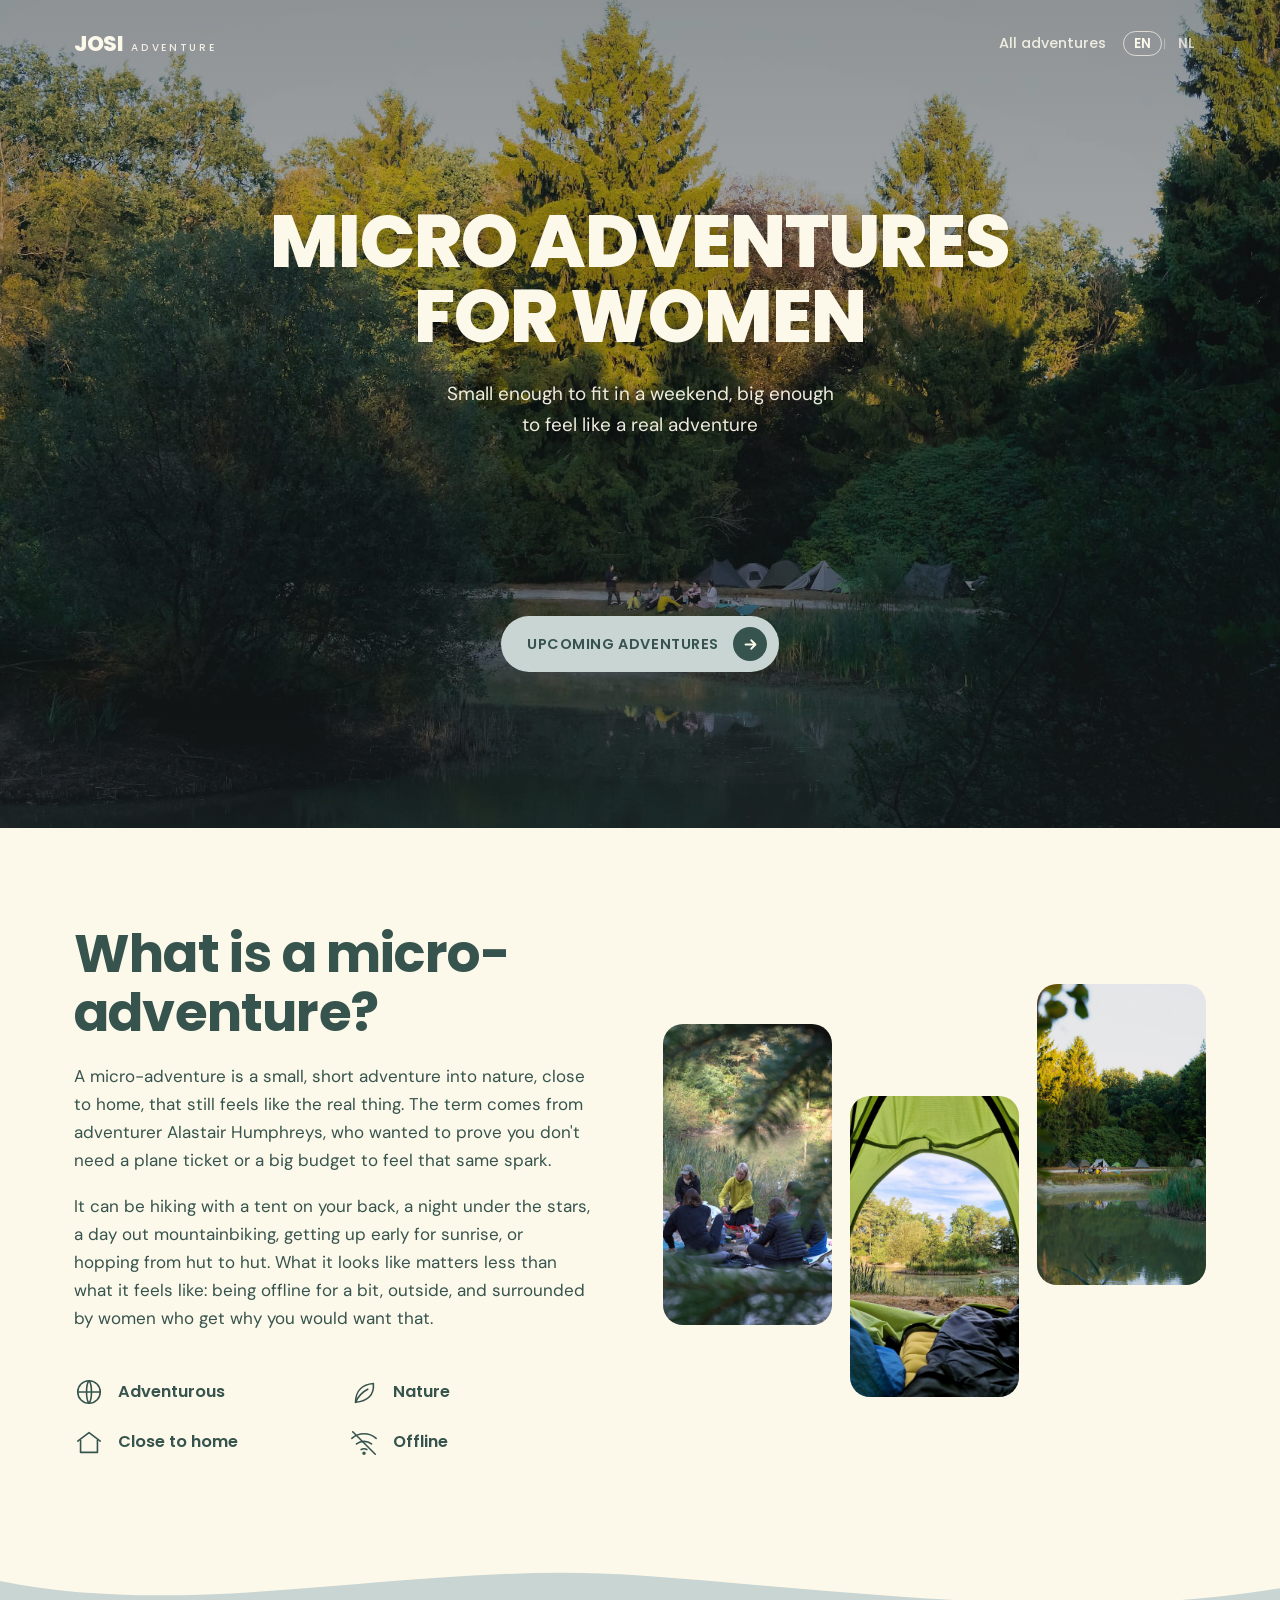
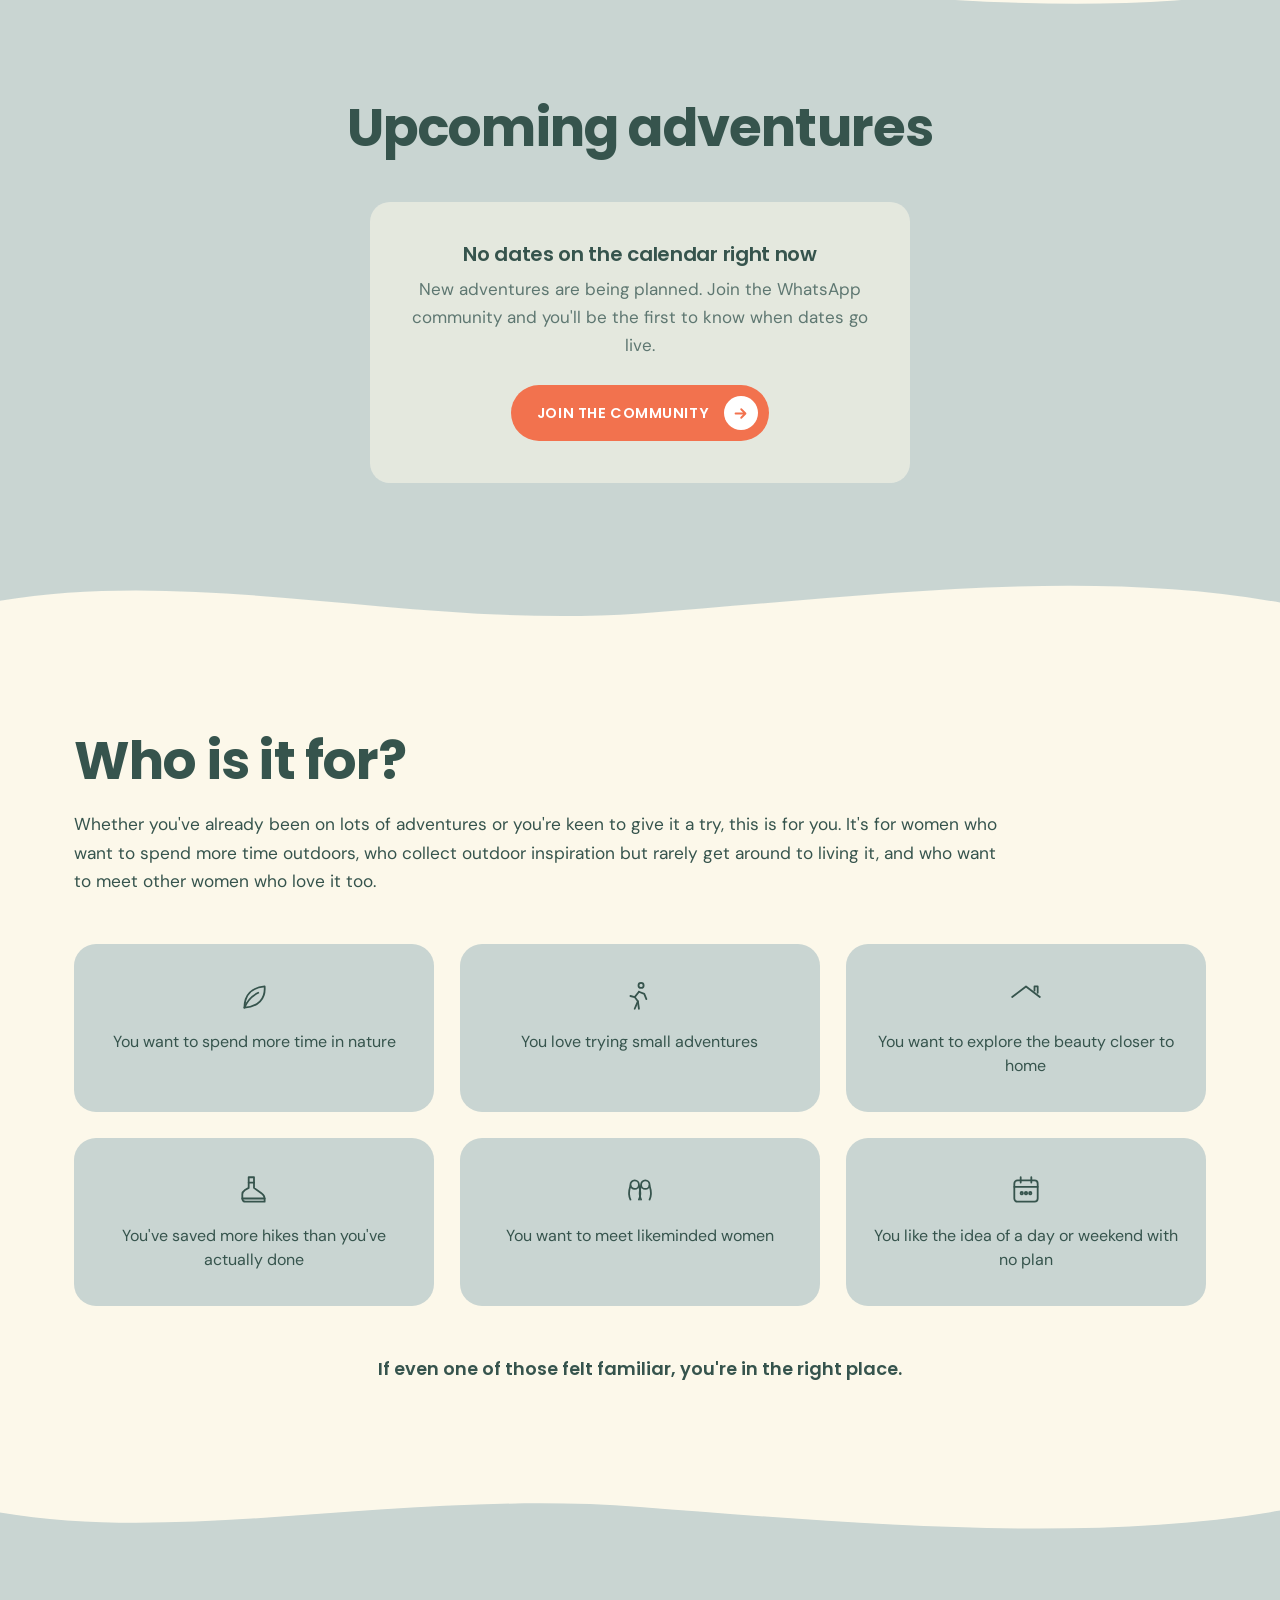
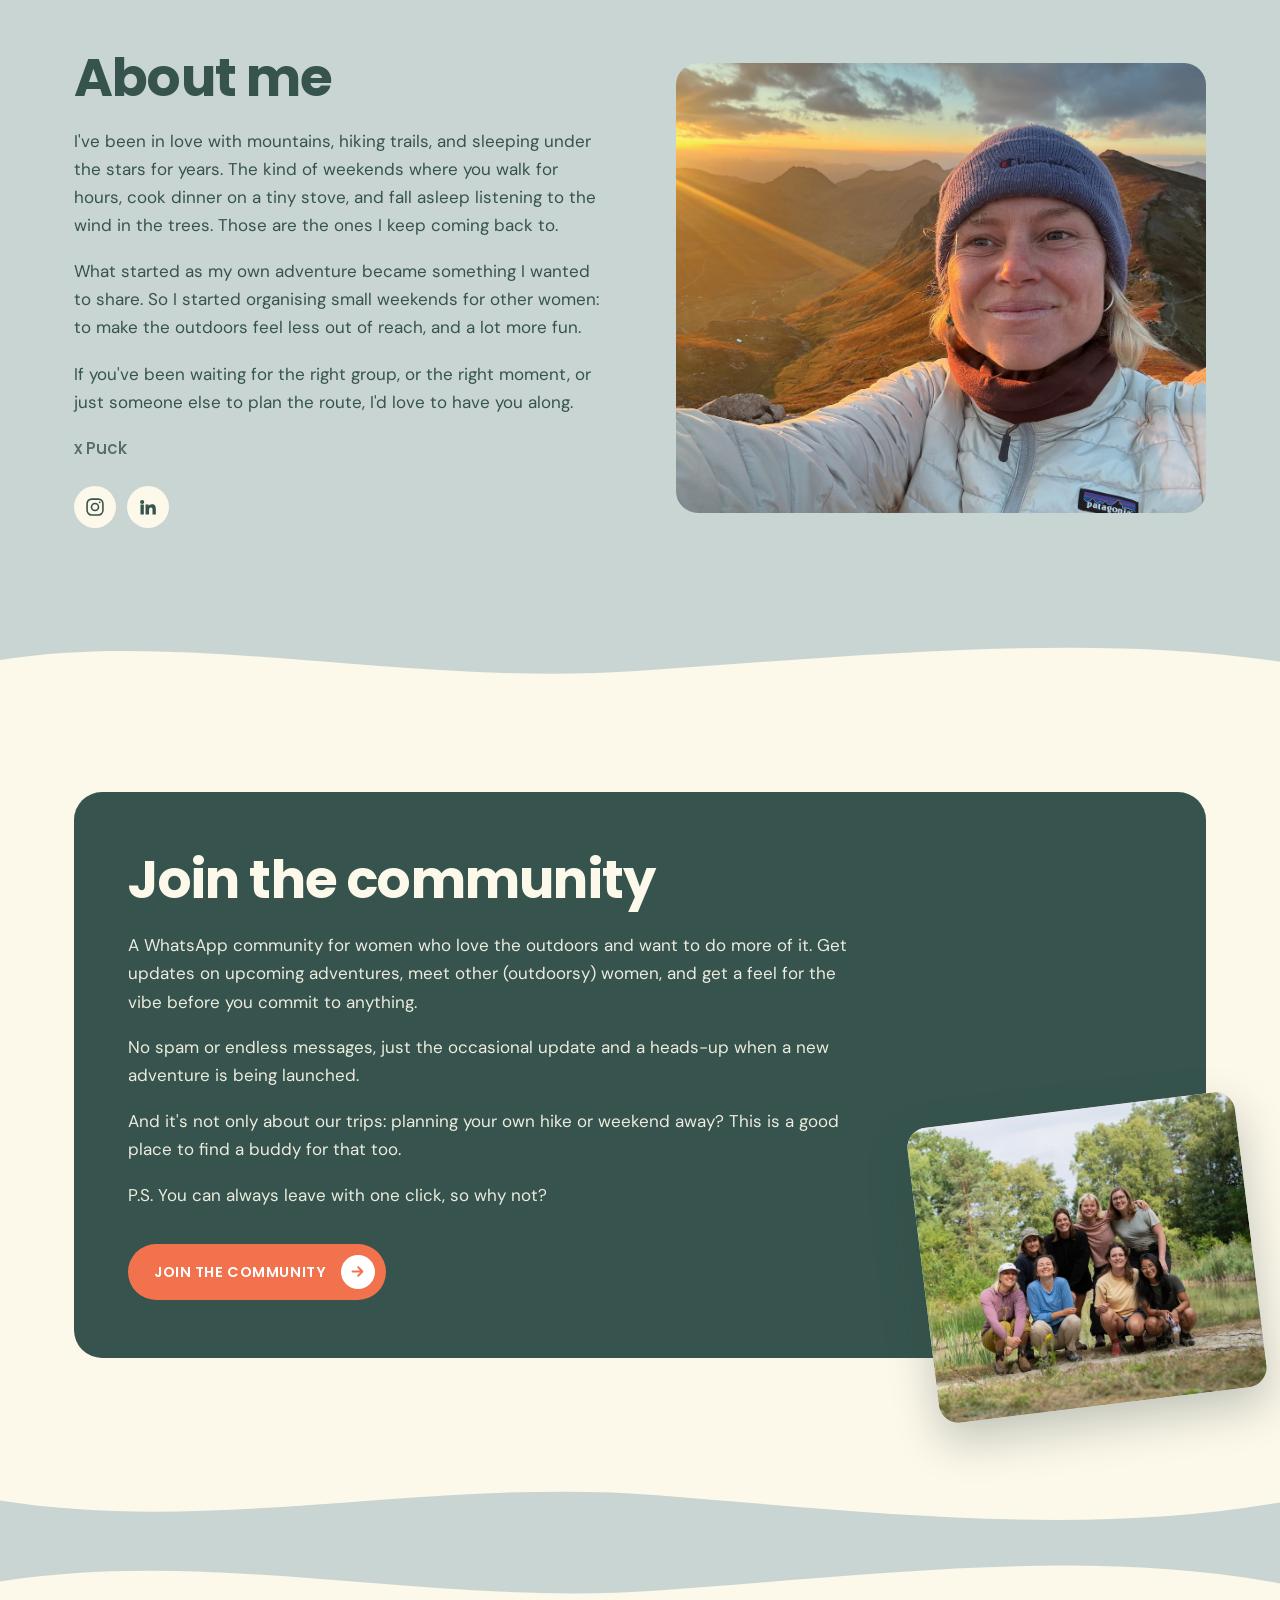
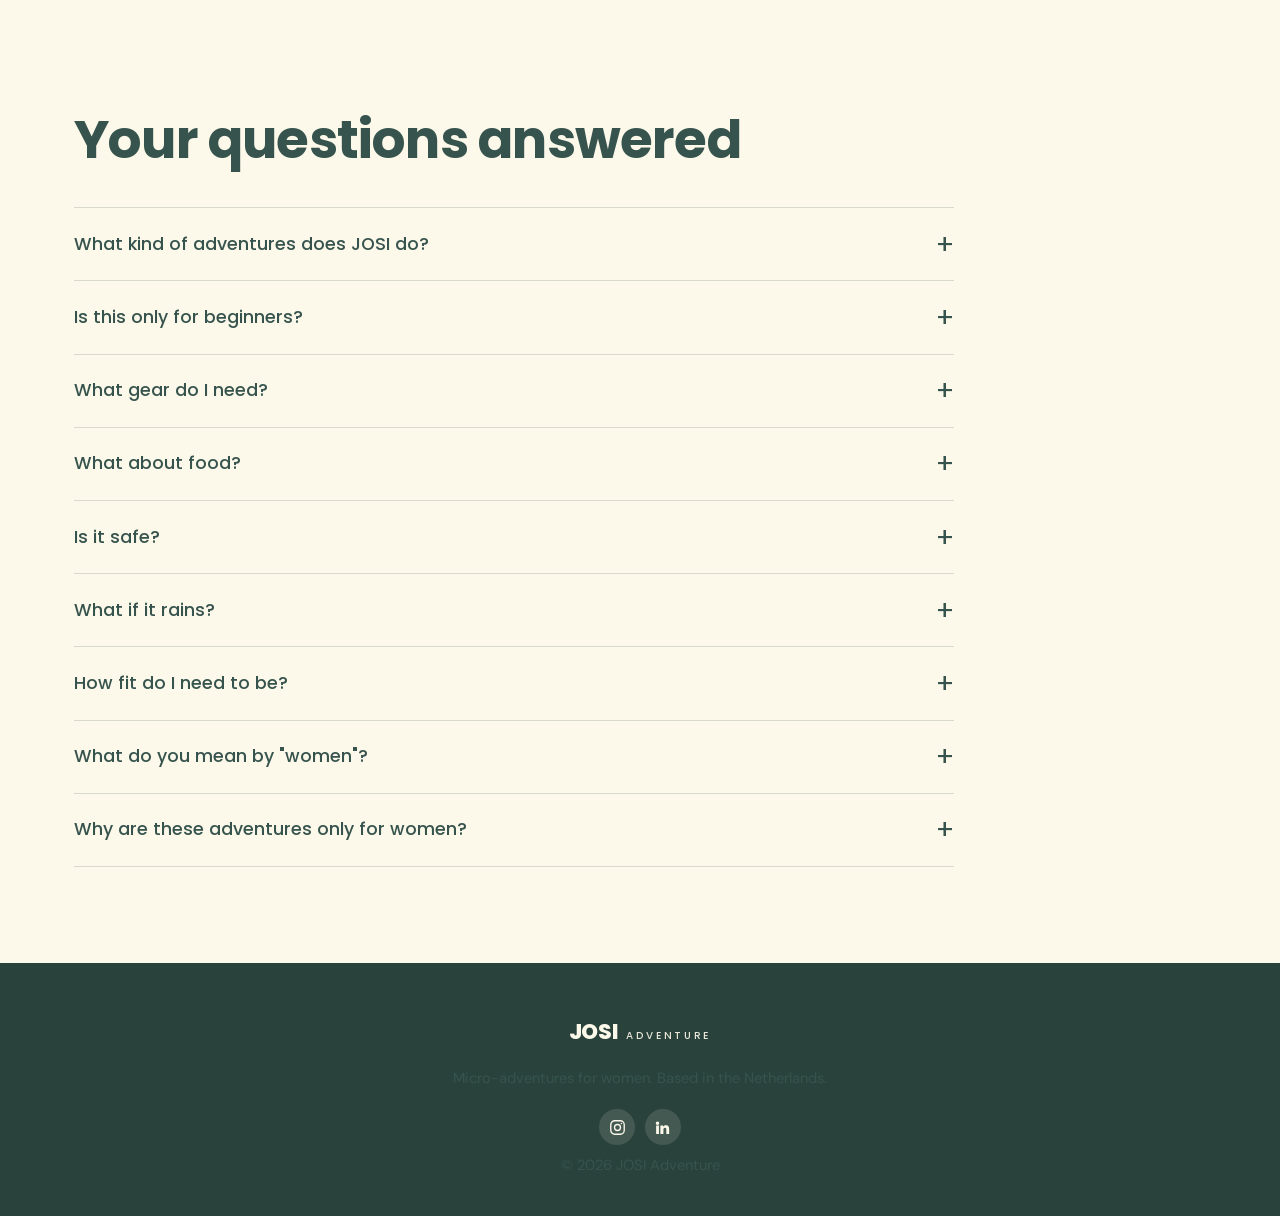
<file: index.html>
<!DOCTYPE html>
<html lang="en">
<head>
<meta charset="UTF-8" />
<meta name="viewport" content="width=device-width, initial-scale=1.0" />
<link rel="icon" type="image/svg+xml" href="data:image/svg+xml,<svg viewBox='0 0 100 100' xmlns='http://www.w3.org/2000/svg'><rect width='100' height='100' fill='%2336544D' rx='15'/><path d='M15 80 L50 22 L85 80 Z' stroke='%23FCF8EA' stroke-width='6' fill='none' stroke-linejoin='round' stroke-linecap='round'/><path d='M40 80 L50 58 L60 80' stroke='%23FCF8EA' stroke-width='5' fill='none' stroke-linejoin='round' stroke-linecap='round'/></svg>" />
<title>JOSI Adventure · Micro-adventures for women</title>
<meta name="description" content="Small enough to fit in a weekend, big enough to feel like a real adventure. Micro-adventures for women in the Netherlands and Belgium." />
<link rel="preconnect" href="https://fonts.googleapis.com" />
<link rel="preconnect" href="https://fonts.gstatic.com" crossorigin />
<link href="https://fonts.googleapis.com/css2?family=DM+Sans:opsz,wght@9..40,300;9..40,400;9..40,500&family=Poppins:wght@500;600;700;800&display=swap" rel="stylesheet" />
<link rel="stylesheet" href="assets/styles.css" />
<!-- Cloudflare Web Analytics (production only) -->
<script>
  if (location.hostname === 'josi-adventure.nl' || location.hostname === 'www.josi-adventure.nl') {
    var cfBeacon = document.createElement('script');
    cfBeacon.defer = true;
    cfBeacon.src = 'https://static.cloudflareinsights.com/beacon.min.js';
    cfBeacon.setAttribute('data-cf-beacon', '{"token": "e699db5ba7a04d6f966d9309abe2cbd4"}');
    document.head.appendChild(cfBeacon);
  }
</script>
</head>
<body>

<!-- ============ NAV ============ -->
<nav class="nav">
  <div class="nav-inner">
    <a class="logo" href="#top">JOSI<span class="logo-sub">Adventure</span></a>
    <div class="nav-right">
      <a class="nav-link" href="adventures.html" data-i18n="nav.all">All adventures</a>
      <div class="lang-toggle">
        <button class="lang-btn active" data-lang="en">EN</button>
        <span class="lang-sep">|</span>
        <button class="lang-btn" data-lang="nl">NL</button>
      </div>
    </div>
  </div>
</nav>

<!-- ============ HERO ============ -->
<header class="hero" id="top">
  <div class="hero-bg">
    <img src="images/site/hero.jpg" alt="" onerror="this.remove()" />
  </div>
  <div class="hero-inner">
    <h1 data-i18n="hero.h1">Micro adventures<br/>for women</h1>
    <p class="hero-sub" data-i18n="hero.sub">Small enough to fit in a weekend, big enough to feel like a real adventure</p>
    <a href="#adventures" class="pill pill--sage">
      <span data-i18n="hero.cta">Upcoming adventures</span>
      <span class="pill-arrow" aria-hidden="true"><svg viewBox="0 0 24 24" fill="none" stroke="currentColor" stroke-width="2.6" stroke-linecap="round" stroke-linejoin="round"><path d="M5 12h13M13 6l6 6-6 6"/></svg></span>
    </a>
  </div>
</header>

<!-- ============ WHAT IS A MICRO-ADVENTURE ============ -->
<section class="whatis" id="what">
  <div class="container">
    <div class="whatis-grid">
      <div class="whatis-text">
        <h2 data-i18n="whatIs.h2">What is a micro-adventure?</h2>
        <p data-i18n="whatIs.p1">A micro-adventure is a small, short adventure into nature, close to home, that still feels like the real thing. The term comes from adventurer Alastair Humphreys, who wanted to prove you don't need a plane ticket or a big budget to feel that same spark.</p>
        <p data-i18n="whatIs.p2">It can be hiking with a tent on your back, a night under the stars, a day out mountainbiking, getting up early for sunrise, or hopping from hut to hut. What it looks like matters less than what it feels like: being offline for a bit, outside, and surrounded by women who get why you would want that.</p>
        <div class="whatis-tags">
          <div class="whatis-tag">
            <svg viewBox="0 0 32 32" fill="none" stroke="currentColor" stroke-width="1.7" stroke-linecap="round" stroke-linejoin="round"><circle cx="16" cy="16" r="12"/><path d="M4 16h24M16 4c3.5 3.8 3.5 20 0 24M16 4c-3.5 3.8-3.5 20 0 24"/></svg>
            <span data-i18n="whatIs.tag1">Adventurous</span>
          </div>
          <div class="whatis-tag">
            <svg viewBox="0 0 32 32" fill="none" stroke="currentColor" stroke-width="1.7" stroke-linecap="round" stroke-linejoin="round"><path d="M7 27C7 15 14 8 26 7c1 12-6 19-19 20Z"/><path d="M7 27c3-7 7-11 13-14"/></svg>
            <span data-i18n="whatIs.tag2">Nature</span>
          </div>
          <div class="whatis-tag">
            <svg viewBox="0 0 32 32" fill="none" stroke="currentColor" stroke-width="1.7" stroke-linecap="round" stroke-linejoin="round"><path d="M4 14 16 5l12 9"/><path d="M7 13v13h18V13"/></svg>
            <span data-i18n="whatIs.tag3">Close to home</span>
          </div>
          <div class="whatis-tag">
            <svg viewBox="0 0 32 32" fill="none" stroke="currentColor" stroke-width="1.7" stroke-linecap="round" stroke-linejoin="round"><path d="M3 11a20 20 0 0 1 26 0"/><path d="M8 17a13 13 0 0 1 16 0"/><path d="M13 23a6 6 0 0 1 6 0"/><circle cx="16" cy="27" r="1"/><path d="M4 4 28 28"/></svg>
            <span data-i18n="whatIs.tag4">Offline</span>
          </div>
        </div>
      </div>
      <div class="whatis-photos">
        <figure><img src="images/site/whatis-1.jpg" alt="" onerror="this.remove()" /></figure>
        <figure><img src="images/site/whatis-2.jpg" alt="" onerror="this.remove()" /></figure>
        <figure><img src="images/site/whatis-3.jpg" alt="" onerror="this.remove()" /></figure>
      </div>
    </div>
  </div>
</section>

<div class="wave wave--to-sage"><svg viewBox="0 0 1440 80" preserveAspectRatio="none"><path d="M0,30 C230,76 470,6 720,24 C970,42 1215,76 1440,38 L1440,80 L0,80 Z"/></svg></div>

<!-- ============ UPCOMING ADVENTURES (sheet-driven) ============ -->
<section class="adventures" id="adventures">
  <div class="container">
    <h2 data-i18n="adv.h2">Upcoming adventures</h2>

    <div class="adv-grid" id="advGrid" hidden></div>
    <p class="adv-status" id="advStatus" data-i18n="adv.loading">Loading dates…</p>

    <div class="adv-empty" id="advEmpty" hidden>
      <h3 data-i18n="adv.emptyTitle">No dates on the calendar right now</h3>
      <p data-i18n="adv.emptyBody">New adventures are being planned. Join the WhatsApp community and you'll be the first to know when dates go live.</p>
      <a href="#whatsapp" class="pill pill--orange">
        <span data-i18n="adv.emptyCta">Join the community</span>
        <span class="pill-arrow" aria-hidden="true"><svg viewBox="0 0 24 24" fill="none" stroke="currentColor" stroke-width="2.6" stroke-linecap="round" stroke-linejoin="round"><path d="M5 12h13M13 6l6 6-6 6"/></svg></span>
      </a>
    </div>

    <div class="adventures-footer" id="advFooter" hidden>
      <a href="adventures.html" class="text-link" data-i18n="adv.all">Find all adventures</a>
    </div>
  </div>
</section>

<div class="wave wave--to-cream"><svg viewBox="0 0 1440 80" preserveAspectRatio="none"><path d="M0,42 C230,4 470,74 720,56 C970,38 1215,4 1440,44 L1440,80 L0,80 Z"/></svg></div>

<!-- ============ WHO IS IT FOR ============ -->
<section class="who" id="who">
  <div class="container">
    <h2 data-i18n="who.h2">Who is it for?</h2>
    <p class="who-intro lead" data-i18n="who.intro">Whether you've already been on lots of adventures or you're keen to give it a try, this is for you. It's for women who want to spend more time outdoors, who collect outdoor inspiration but rarely get around to living it, and who want to meet other women who love it too.</p>
    <div class="who-grid">
      <div class="who-tile">
        <svg viewBox="0 0 32 32" fill="none" stroke="currentColor" stroke-width="1.7" stroke-linecap="round" stroke-linejoin="round"><path d="M7 27C7 15 14 8 26 7c1 12-6 19-19 20Z"/><path d="M7 27c3-7 7-11 13-14"/></svg>
        <p data-i18n="who.t1">You want to spend more time in nature</p>
      </div>
      <div class="who-tile">
        <svg viewBox="0 0 32 32" fill="none" stroke="currentColor" stroke-width="1.7" stroke-linecap="round" stroke-linejoin="round"><circle cx="17" cy="6" r="2.4"/><path d="M15 12 11 17l3 4 1 7"/><path d="M15 12l5 2 2 5"/><path d="M11 17 7 16"/><path d="M14 21l-3 7"/></svg>
        <p data-i18n="who.t2">You love trying small adventures</p>
      </div>
      <div class="who-tile">
        <svg viewBox="0 0 32 32" fill="none" stroke="currentColor" stroke-width="1.7" stroke-linecap="round" stroke-linejoin="round"><path d="M3 17 16 7l13 10"/><path d="M24 11V7h3v6"/></svg>
        <p data-i18n="who.t3">You want to explore the beauty closer to home</p>
      </div>
      <div class="who-tile">
        <svg viewBox="0 0 32 32" fill="none" stroke="currentColor" stroke-width="1.7" stroke-linecap="round" stroke-linejoin="round"><path d="M11 4h5v10l7 5c2 1.4 3 3 3 5v3H8c-2 0-3-1.3-3-3v-4c0-2 1-3 2.5-4L11 14Z"/><path d="M11 9h5M5 24h21"/></svg>
        <p data-i18n="who.t4">You've saved more hikes than you've actually done</p>
      </div>
      <div class="who-tile">
        <svg viewBox="0 0 32 32" fill="none" stroke="currentColor" stroke-width="1.7" stroke-linecap="round" stroke-linejoin="round"><circle cx="11" cy="11" r="4"/><circle cx="21" cy="11" r="4"/><path d="M7 12c-2 6-1 11 0 13"/><path d="M15 12c2 6 1 11 0 13"/><path d="M17 12c-2 6-1 11 0 13"/><path d="M25 12c2 6 1 11 0 13"/></svg>
        <p data-i18n="who.t5">You want to meet likeminded women</p>
      </div>
      <div class="who-tile">
        <svg viewBox="0 0 32 32" fill="none" stroke="currentColor" stroke-width="1.7" stroke-linecap="round" stroke-linejoin="round"><rect x="5" y="7" width="22" height="20" rx="3"/><path d="M5 13h22M11 4v5M21 4v5"/><circle cx="12" cy="19" r="1.1"/><circle cx="16" cy="19" r="1.1"/><circle cx="20" cy="19" r="1.1"/></svg>
        <p data-i18n="who.t6">You like the idea of a day or weekend with no plan</p>
      </div>
    </div>
    <p class="who-pull" data-i18n="who.pull">If even one of those felt familiar, you're in the right place.</p>
  </div>
</section>

<div class="wave wave--to-sage"><svg viewBox="0 0 1440 80" preserveAspectRatio="none"><path d="M0,36 C210,72 460,10 720,30 C980,50 1230,70 1440,34 L1440,80 L0,80 Z"/></svg></div>

<!-- ============ ABOUT ME ============ -->
<section class="about" id="about">
  <div class="container">
    <div class="about-grid">
      <div class="about-text">
        <h2 data-i18n="about.h2">About me</h2>
        <p data-i18n="about.p1">I've been in love with mountains, hiking trails, and sleeping under the stars for years. The kind of weekends where you walk for hours, cook dinner on a tiny stove, and fall asleep listening to the wind in the trees. Those are the ones I keep coming back to.</p>
        <p data-i18n="about.p2">What started as my own adventure became something I wanted to share. So I started organising small weekends for other women: to make the outdoors feel less out of reach, and a lot more fun.</p>
        <p data-i18n="about.p3">If you've been waiting for the right group, or the right moment, or just someone else to plan the route, I'd love to have you along.</p>
        <!-- 4th paragraph only exists in the Dutch copy; hidden automatically in EN -->
        <p data-i18n="about.p4" data-i18n-optional hidden></p>
        <p class="about-sign" data-i18n="about.sign">x Puck</p>
        <div class="social-links">
          <a href="https://www.instagram.com/puckjb/" target="_blank" rel="noopener" aria-label="Instagram">
            <svg viewBox="0 0 24 24" fill="none" stroke="currentColor" stroke-width="1.9" stroke-linecap="round" stroke-linejoin="round"><rect x="2.5" y="2.5" width="19" height="19" rx="5.5"/><circle cx="12" cy="12" r="4.2"/><circle cx="17.6" cy="6.4" r="1.1" fill="currentColor" stroke="none"/></svg>
          </a>
          <a href="https://www.linkedin.com/in/puck-josefien-blokland-015/" target="_blank" rel="noopener" aria-label="LinkedIn">
            <svg viewBox="0 0 24 24" fill="currentColor"><path d="M4.98 3.5a2.5 2.5 0 1 1 0 5 2.5 2.5 0 0 1 0-5zM3 9h4v12H3zM9 9h3.8v1.7h.05c.53-.95 1.83-1.95 3.77-1.95 4.03 0 4.78 2.5 4.78 5.76V21h-4v-5.5c0-1.31-.02-3-1.9-3-1.9 0-2.2 1.43-2.2 2.9V21H9z"/></svg>
          </a>
        </div>
      </div>
      <div class="about-photo">
        <img src="images/site/puck.jpg" alt="Puck, founder of JOSI Adventure" onerror="this.remove()" />
      </div>
    </div>
  </div>
</section>

<div class="wave wave--to-cream"><svg viewBox="0 0 1440 80" preserveAspectRatio="none"><path d="M0,40 C210,6 460,70 720,52 C980,34 1230,10 1440,42 L1440,80 L0,80 Z"/></svg></div>

<!-- ============ JOIN THE COMMUNITY ============ -->
<section class="wa" id="whatsapp">
  <div class="container">
    <div class="wa-card">
      <div class="wa-body">
        <h2 data-i18n="wa.h2">Join the community</h2>
        <p data-i18n="wa.p1">A WhatsApp community for women who love the outdoors and want to do more of it. Get updates on upcoming adventures, meet other (outdoorsy) women, and get a feel for the vibe before you commit to anything.</p>
        <p data-i18n="wa.p2">No spam or endless messages, just the occasional update and a heads-up when a new adventure is being launched.</p>
        <p data-i18n="wa.p3">And it's not only about our trips: planning your own hike or weekend away? This is a good place to find a buddy for that too.</p>
        <p data-i18n="wa.p4">P.S. You can always leave with one click, so why not?</p>
        <a href="https://chat.whatsapp.com/F0f24dayZ6u48D9mMNuiW3" target="_blank" rel="noopener" class="pill pill--orange">
          <span data-i18n="wa.cta">Join the community</span>
          <span class="pill-arrow" aria-hidden="true"><svg viewBox="0 0 24 24" fill="none" stroke="currentColor" stroke-width="2.6" stroke-linecap="round" stroke-linejoin="round"><path d="M5 12h13M13 6l6 6-6 6"/></svg></span>
        </a>
      </div>
      <div class="wa-photo">
        <img src="images/site/community.jpg" alt="" onerror="this.remove()" />
      </div>
    </div>
  </div>
</section>

<div class="wave wave--to-sage"><svg viewBox="0 0 1440 80" preserveAspectRatio="none"><path d="M0,34 C240,72 490,8 740,28 C990,48 1220,74 1440,36 L1440,80 L0,80 Z"/></svg></div>

<!-- ============ REVIEWS (hidden until the sheet has rows) ============ -->
<section class="reviews" id="reviews" hidden>
  <div class="container">
    <h2 data-i18n="rev.h2">Reviews</h2>
    <div class="reviews-grid" id="revGrid"></div>
  </div>
</section>

<div class="wave wave--to-cream" id="revWave" hidden><svg viewBox="0 0 1440 80" preserveAspectRatio="none"><path d="M0,44 C240,6 490,72 740,54 C990,36 1220,6 1440,46 L1440,80 L0,80 Z"/></svg></div>

<!-- ============ FAQ ============ -->
<section class="faq" id="faq">
  <div class="container">
    <h2 data-i18n="faq.h2">Your questions answered</h2>
    <div class="faq-list">
      <details>
        <summary data-i18n="faq.q1.s">What kind of adventures does JOSI do?</summary>
        <p data-i18n="faq.q1.a">Hiking and wildcamping weekends are the core of it, but not the only thing — think day trips close to home, a night in a simple hut instead of a tent, winter adventures, and other formats as they come up. Every listing says exactly what kind of adventure it is and what to expect.</p>
      </details>
      <details>
        <summary data-i18n="faq.q2.s">Is this only for beginners?</summary>
        <p data-i18n="faq.q2.a">Not at all. Whether you're brand new to being outside or you've done this a hundred times, you'll fit in. Some women come for the adventure, some for the community, some just want time outside with people who get it.</p>
      </details>
      <details>
        <summary data-i18n="faq.q3.s">What gear do I need?</summary>
        <p data-i18n="faq.q3.a">Depends on the adventure — every listing spells it out. As a starting point, most people already own what they need: proper shoes, layers, something for the rain. Missing something specific, like a sleeping bag for an overnight? I can point you to rentals or gear worth borrowing.</p>
      </details>
      <details>
        <summary data-i18n="faq.q4.s">What about food?</summary>
        <p data-i18n="faq.q4.a">Depends on the trip. For an overnight, dinner and breakfast are included and you bring your own lunch and snacks; for a day adventure, you'll usually sort your own food. Each listing says which, and I'll send tips on what works well for whatever we're doing.</p>
      </details>
      <details>
        <summary data-i18n="faq.q5.s">Is it safe?</summary>
        <p data-i18n="faq.q5.a">Yes. I'm with you for the whole thing, routes (and camping spots, for anything overnight) are scouted in advance, and small groups mean nobody gets lost in the shuffle.</p>
      </details>
      <details>
        <summary data-i18n="faq.q6.s">What if it rains?</summary>
        <p data-i18n="faq.q6.a">We go anyway, that's part of it. You'll be prepped with the right gear, and honestly, a rainy hike — or a wet night in a tent — makes for the best stories. If the weather's genuinely unsafe, we adapt.</p>
      </details>
      <details>
        <summary data-i18n="faq.q7.s">How fit do I need to be?</summary>
        <p data-i18n="faq.q7.a">Depends on the adventure, and each listing says what to expect. As a rule: if you can be active outdoors for a few hours, you're set. It's not about a punishing pace — we move so people can still chat and look around.</p>
      </details>
      <details>
        <summary data-i18n="faq.q8.s">What do you mean by "women"?</summary>
        <p data-i18n="faq.q8.a">Everyone who identifies as a woman is welcome — cis women, trans women, and anyone whose experience or identity feels connected to womanhood and who'd feel at home in a women-centered space. What matters here is kindness, respect and looking out for each other, not fitting a strict definition. Not sure if this is the right space for you? Reach out and ask — you're always welcome to.</p>
      </details>
      <details>
        <summary data-i18n="faq.q9.s">Why are these adventures only for women?</summary>
        <p data-i18n="faq.q9.a">I started these because I wanted a space where women could try new things and ask the obvious questions without feeling like they already had to know what they're doing. Outdoor spaces can feel male-dominated, and that changes how comfortable you feel showing up as a beginner. This isn't about excluding anyone — it's about building something around a specific kind of group, where people can show up as they are, ask for help without embarrassment, and meet others looking for the same thing. My hope is just that more women end up outside more often, doing things they weren't sure they could.</p>
      </details>
    </div>
  </div>
</section>

<footer>
  <div class="container">
    <a class="logo" href="#top">JOSI<span class="logo-sub">Adventure</span></a>
    <p data-i18n="footer.tagline">Micro-adventures for women. Based in the Netherlands.</p>
    <div class="footer-social">
      <a href="https://www.instagram.com/puckjb/" target="_blank" rel="noopener" aria-label="Instagram">
        <svg viewBox="0 0 24 24" fill="none" stroke="currentColor" stroke-width="1.9" stroke-linecap="round" stroke-linejoin="round"><rect x="2.5" y="2.5" width="19" height="19" rx="5.5"/><circle cx="12" cy="12" r="4.2"/><circle cx="17.6" cy="6.4" r="1.1" fill="currentColor" stroke="none"/></svg>
      </a>
      <a href="https://www.linkedin.com/in/puck-josefien-blokland-015/" target="_blank" rel="noopener" aria-label="LinkedIn">
        <svg viewBox="0 0 24 24" fill="currentColor"><path d="M4.98 3.5a2.5 2.5 0 1 1 0 5 2.5 2.5 0 0 1 0-5zM3 9h4v12H3zM9 9h3.8v1.7h.05c.53-.95 1.83-1.95 3.77-1.95 4.03 0 4.78 2.5 4.78 5.76V21h-4v-5.5c0-1.31-.02-3-1.9-3-1.9 0-2.2 1.43-2.2 2.9V21H9z"/></svg>
      </a>
    </div>
    <p style="margin-top:.5rem;">© 2026 JOSI Adventure</p>
  </div>
</footer>

<script src="assets/site.js"></script>
</body>
</html>
</file>
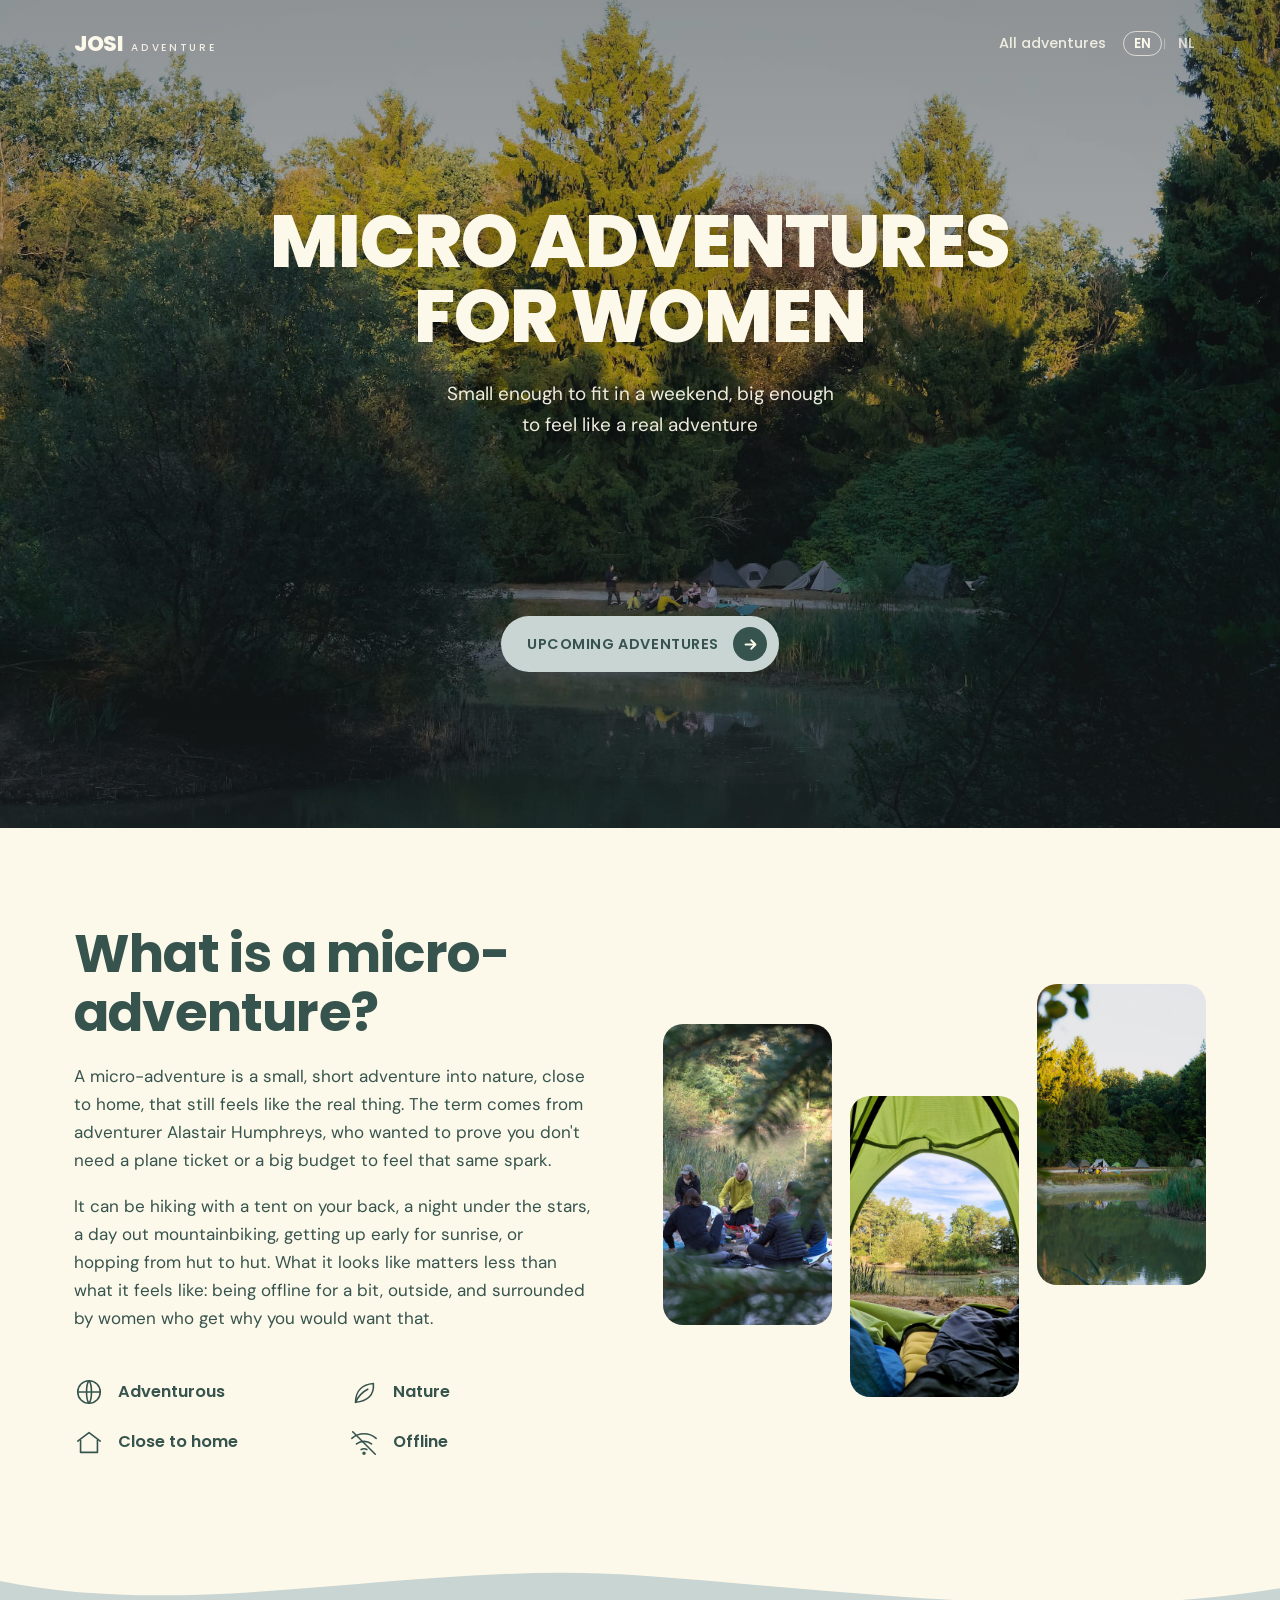
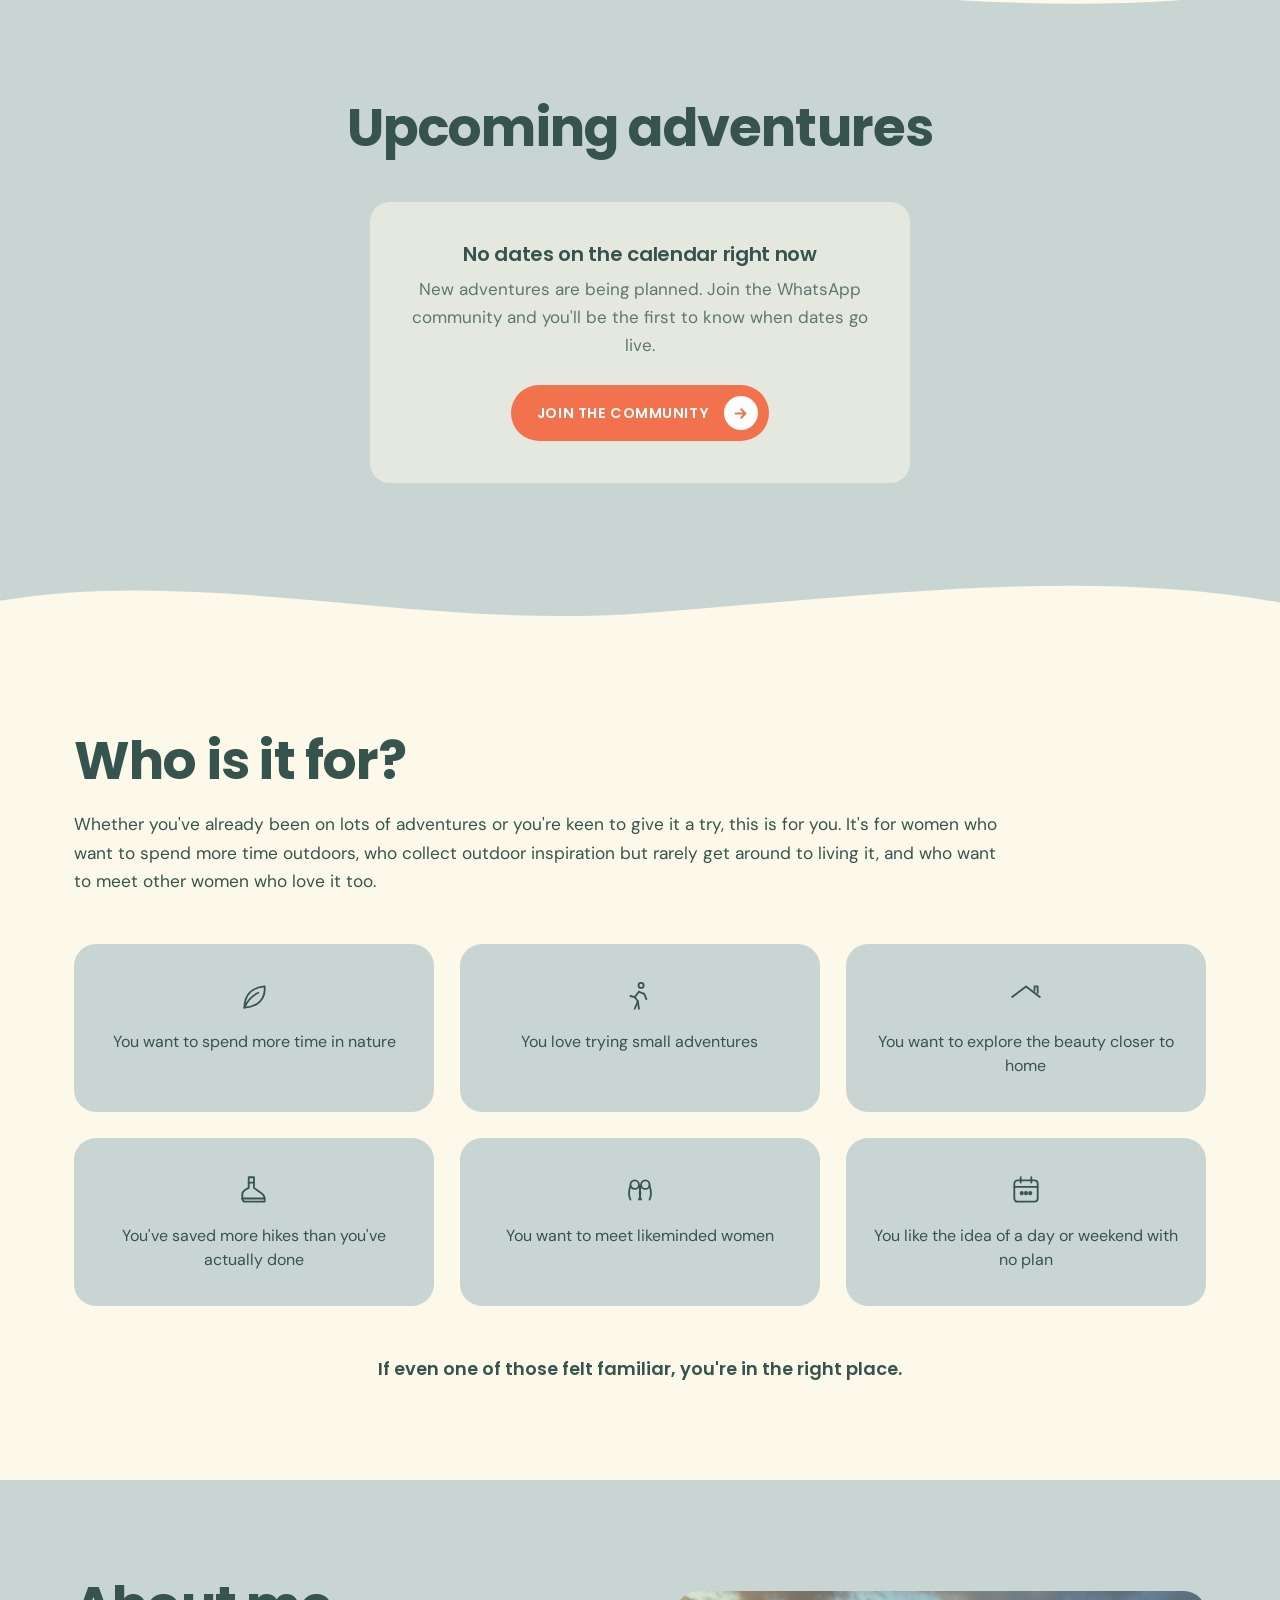
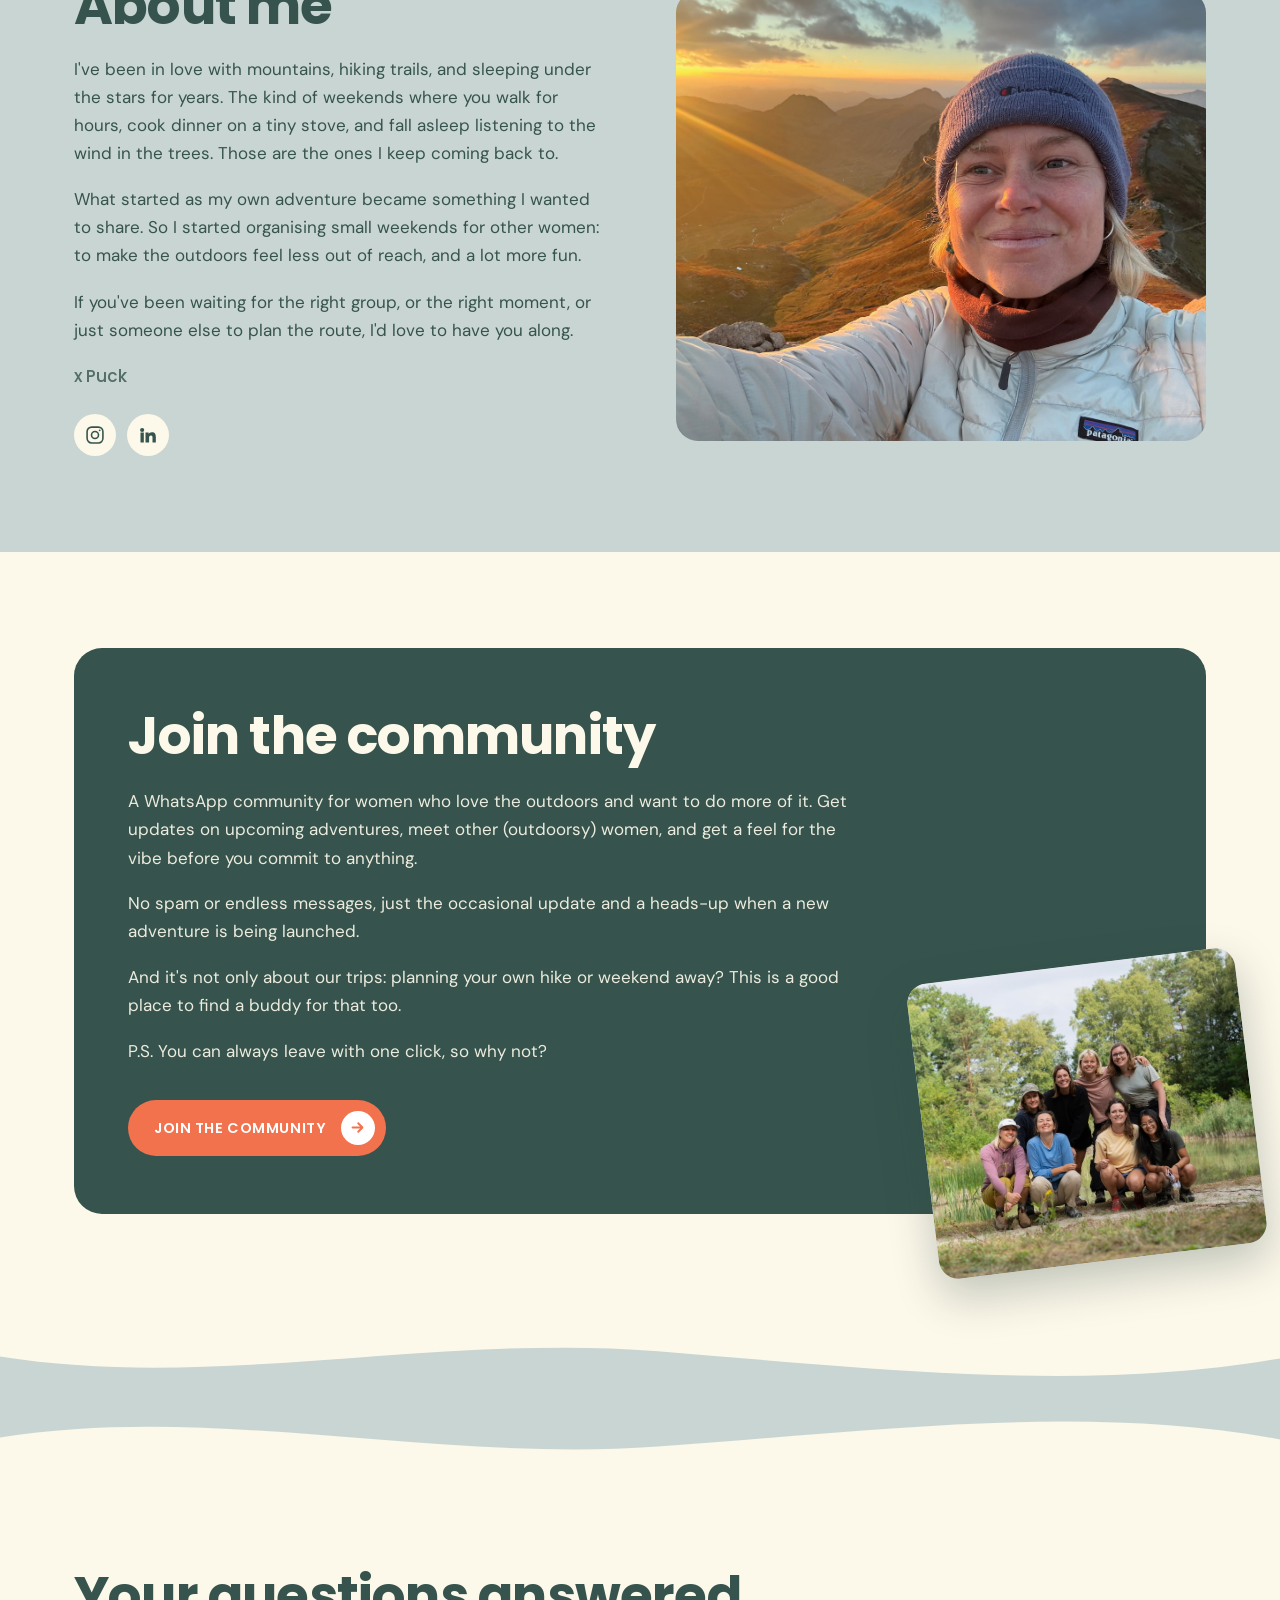
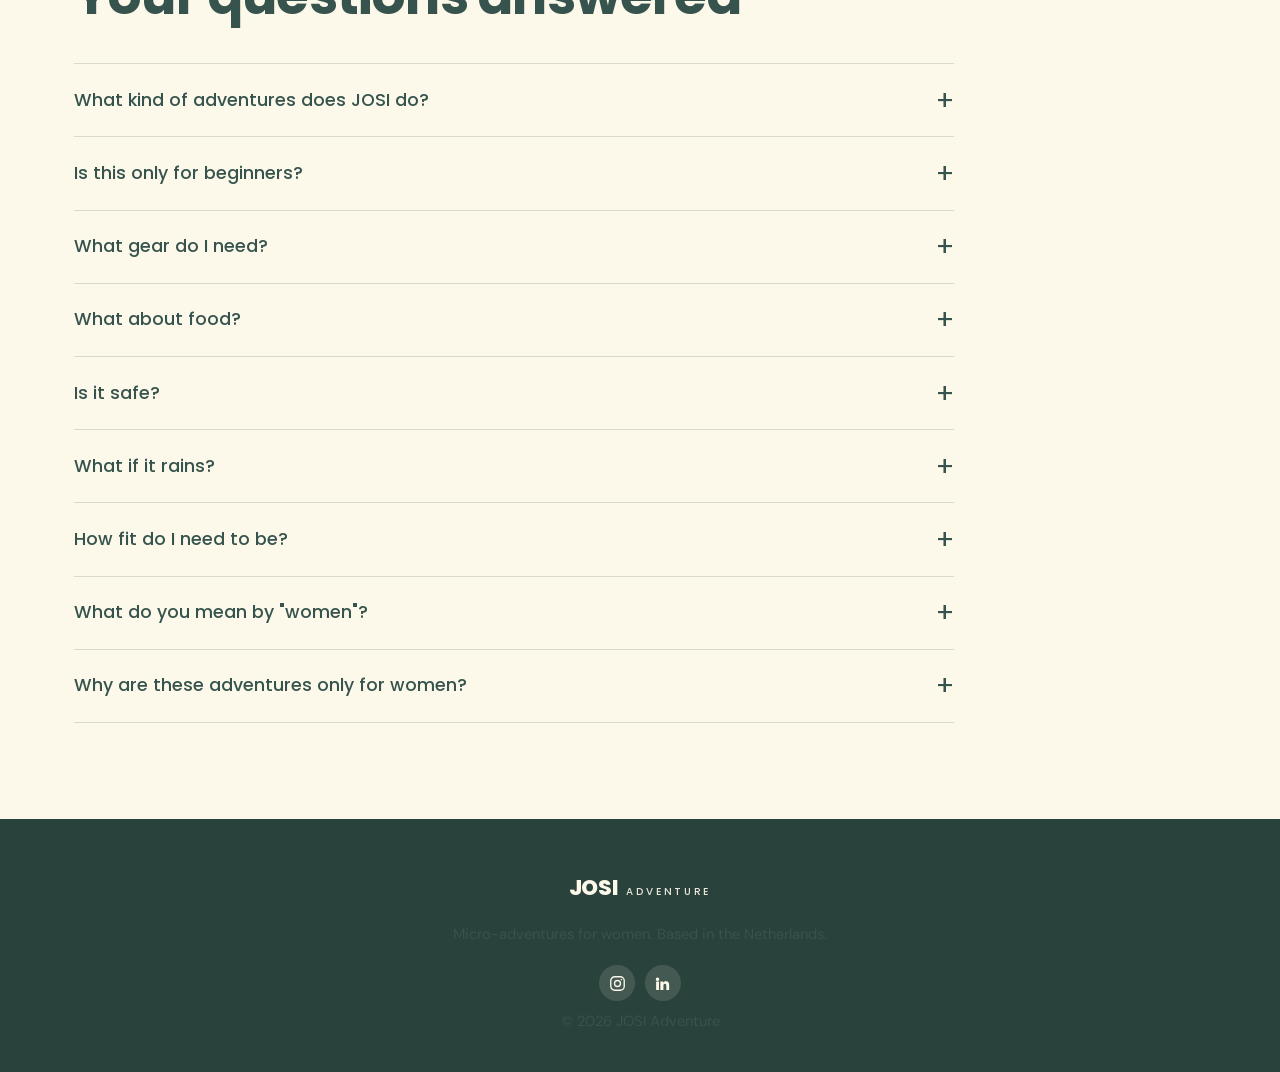
<file: josi-outdoor.html>
<!DOCTYPE html>
<html lang="en">
<head>
<meta charset="UTF-8" />
<meta name="viewport" content="width=device-width, initial-scale=1.0" />
<link rel="icon" type="image/svg+xml" href="data:image/svg+xml,<svg viewBox='0 0 100 100' xmlns='http://www.w3.org/2000/svg'><rect width='100' height='100' fill='%2336544D' rx='15'/><path d='M15 80 L50 22 L85 80 Z' stroke='%23FCF8EA' stroke-width='6' fill='none' stroke-linejoin='round' stroke-linecap='round'/><path d='M40 80 L50 58 L60 80' stroke='%23FCF8EA' stroke-width='5' fill='none' stroke-linejoin='round' stroke-linecap='round'/></svg>" />
<title>JOSI Adventure · Micro-adventures for women</title>
<meta name="description" content="Small enough to fit in a weekend, big enough to feel like a real adventure. Micro-adventures for women in the Netherlands and Belgium." />
<link rel="preconnect" href="https://fonts.googleapis.com" />
<link rel="preconnect" href="https://fonts.gstatic.com" crossorigin />
<link href="https://fonts.googleapis.com/css2?family=DM+Sans:opsz,wght@9..40,300;9..40,400;9..40,500&family=Poppins:wght@500;600;700;800&display=swap" rel="stylesheet" />
<link rel="stylesheet" href="assets/styles.css" />
<!-- Cloudflare Web Analytics (production only) -->
<script>
  if (location.hostname === 'josi-adventure.nl' || location.hostname === 'www.josi-adventure.nl') {
    var cfBeacon = document.createElement('script');
    cfBeacon.defer = true;
    cfBeacon.src = 'https://static.cloudflareinsights.com/beacon.min.js';
    cfBeacon.setAttribute('data-cf-beacon', '{"token": "e699db5ba7a04d6f966d9309abe2cbd4"}');
    document.head.appendChild(cfBeacon);
  }
</script>
</head>
<body>

<!-- ============ NAV ============ -->
<nav class="nav">
  <div class="nav-inner">
    <a class="logo" href="#top">JOSI<span class="logo-sub">Adventure</span></a>
    <div class="nav-right">
      <a class="nav-link" href="adventures.html" data-i18n="nav.all">All adventures</a>
      <div class="lang-toggle">
        <button class="lang-btn active" data-lang="en">EN</button>
        <span class="lang-sep">|</span>
        <button class="lang-btn" data-lang="nl">NL</button>
      </div>
    </div>
  </div>
</nav>

<!-- ============ HERO ============ -->
<header class="hero" id="top">
  <div class="hero-bg">
    <img src="images/site/hero.jpg" alt="" onerror="this.remove()" />
  </div>
  <div class="hero-inner">
    <h1 data-i18n="hero.h1">Micro adventures<br/>for women</h1>
    <p class="hero-sub" data-i18n="hero.sub">Small enough to fit in a weekend, big enough to feel like a real adventure</p>
    <a href="#adventures" class="pill pill--sage">
      <span data-i18n="hero.cta">Upcoming adventures</span>
      <span class="pill-arrow" aria-hidden="true"><svg viewBox="0 0 24 24" fill="none" stroke="currentColor" stroke-width="2.6" stroke-linecap="round" stroke-linejoin="round"><path d="M5 12h13M13 6l6 6-6 6"/></svg></span>
    </a>
  </div>
</header>

<!-- ============ WHAT IS A MICRO-ADVENTURE ============ -->
<section class="whatis" id="what">
  <div class="container">
    <div class="whatis-grid">
      <div class="whatis-text">
        <h2 data-i18n="whatIs.h2">What is a micro-adventure?</h2>
        <p data-i18n="whatIs.p1">A micro-adventure is a small, short adventure into nature, close to home, that still feels like the real thing. The term comes from adventurer Alastair Humphreys, who wanted to prove you don't need a plane ticket or a big budget to feel that same spark.</p>
        <p data-i18n="whatIs.p2">It can be hiking with a tent on your back, a night under the stars, a day out mountainbiking, getting up early for sunrise, or hopping from hut to hut. What it looks like matters less than what it feels like: being offline for a bit, outside, and surrounded by women who get why you would want that.</p>
        <div class="whatis-tags">
          <div class="whatis-tag">
            <svg viewBox="0 0 32 32" fill="none" stroke="currentColor" stroke-width="1.7" stroke-linecap="round" stroke-linejoin="round"><circle cx="16" cy="16" r="12"/><path d="M4 16h24M16 4c3.5 3.8 3.5 20 0 24M16 4c-3.5 3.8-3.5 20 0 24"/></svg>
            <span data-i18n="whatIs.tag1">Adventurous</span>
          </div>
          <div class="whatis-tag">
            <svg viewBox="0 0 32 32" fill="none" stroke="currentColor" stroke-width="1.7" stroke-linecap="round" stroke-linejoin="round"><path d="M7 27C7 15 14 8 26 7c1 12-6 19-19 20Z"/><path d="M7 27c3-7 7-11 13-14"/></svg>
            <span data-i18n="whatIs.tag2">Nature</span>
          </div>
          <div class="whatis-tag">
            <svg viewBox="0 0 32 32" fill="none" stroke="currentColor" stroke-width="1.7" stroke-linecap="round" stroke-linejoin="round"><path d="M4 14 16 5l12 9"/><path d="M7 13v13h18V13"/></svg>
            <span data-i18n="whatIs.tag3">Close to home</span>
          </div>
          <div class="whatis-tag">
            <svg viewBox="0 0 32 32" fill="none" stroke="currentColor" stroke-width="1.7" stroke-linecap="round" stroke-linejoin="round"><path d="M3 11a20 20 0 0 1 26 0"/><path d="M8 17a13 13 0 0 1 16 0"/><path d="M13 23a6 6 0 0 1 6 0"/><circle cx="16" cy="27" r="1"/><path d="M4 4 28 28"/></svg>
            <span data-i18n="whatIs.tag4">Offline</span>
          </div>
        </div>
      </div>
      <div class="whatis-photos">
        <figure><img src="images/site/whatis-1.jpg" alt="" onerror="this.remove()" /></figure>
        <figure><img src="images/site/whatis-2.jpg" alt="" onerror="this.remove()" /></figure>
        <figure><img src="images/site/whatis-3.jpg" alt="" onerror="this.remove()" /></figure>
      </div>
    </div>
  </div>
</section>

<div class="wave wave--to-sage"><svg viewBox="0 0 1440 80" preserveAspectRatio="none"><path d="M0,30 C230,76 470,6 720,24 C970,42 1215,76 1440,38 L1440,80 L0,80 Z"/></svg></div>

<!-- ============ UPCOMING ADVENTURES (sheet-driven) ============ -->
<section class="adventures" id="adventures">
  <div class="container">
    <h2 data-i18n="adv.h2">Upcoming adventures</h2>

    <div class="adv-grid" id="advGrid" hidden></div>
    <p class="adv-status" id="advStatus" data-i18n="adv.loading">Loading dates…</p>

    <div class="adv-empty" id="advEmpty" hidden>
      <h3 data-i18n="adv.emptyTitle">No dates on the calendar right now</h3>
      <p data-i18n="adv.emptyBody">New adventures are being planned. Join the WhatsApp community and you'll be the first to know when dates go live.</p>
      <a href="#whatsapp" class="pill pill--orange">
        <span data-i18n="adv.emptyCta">Join the community</span>
        <span class="pill-arrow" aria-hidden="true"><svg viewBox="0 0 24 24" fill="none" stroke="currentColor" stroke-width="2.6" stroke-linecap="round" stroke-linejoin="round"><path d="M5 12h13M13 6l6 6-6 6"/></svg></span>
      </a>
    </div>

    <div class="adventures-footer" id="advFooter" hidden>
      <a href="adventures.html" class="text-link" data-i18n="adv.all">Find all adventures</a>
    </div>
  </div>
</section>

<div class="wave wave--to-cream"><svg viewBox="0 0 1440 80" preserveAspectRatio="none"><path d="M0,42 C230,4 470,74 720,56 C970,38 1215,4 1440,44 L1440,80 L0,80 Z"/></svg></div>

<!-- ============ WHO IS IT FOR ============ -->
<section class="who" id="who">
  <div class="container">
    <h2 data-i18n="who.h2">Who is it for?</h2>
    <p class="who-intro lead" data-i18n="who.intro">Whether you've already been on lots of adventures or you're keen to give it a try, this is for you. It's for women who want to spend more time outdoors, who collect outdoor inspiration but rarely get around to living it, and who want to meet other women who love it too.</p>
    <div class="who-grid">
      <div class="who-tile">
        <svg viewBox="0 0 32 32" fill="none" stroke="currentColor" stroke-width="1.7" stroke-linecap="round" stroke-linejoin="round"><path d="M7 27C7 15 14 8 26 7c1 12-6 19-19 20Z"/><path d="M7 27c3-7 7-11 13-14"/></svg>
        <p data-i18n="who.t1">You want to spend more time in nature</p>
      </div>
      <div class="who-tile">
        <svg viewBox="0 0 32 32" fill="none" stroke="currentColor" stroke-width="1.7" stroke-linecap="round" stroke-linejoin="round"><circle cx="17" cy="6" r="2.4"/><path d="M15 12 11 17l3 4 1 7"/><path d="M15 12l5 2 2 5"/><path d="M11 17 7 16"/><path d="M14 21l-3 7"/></svg>
        <p data-i18n="who.t2">You love trying small adventures</p>
      </div>
      <div class="who-tile">
        <svg viewBox="0 0 32 32" fill="none" stroke="currentColor" stroke-width="1.7" stroke-linecap="round" stroke-linejoin="round"><path d="M3 17 16 7l13 10"/><path d="M24 11V7h3v6"/></svg>
        <p data-i18n="who.t3">You want to explore the beauty closer to home</p>
      </div>
      <div class="who-tile">
        <svg viewBox="0 0 32 32" fill="none" stroke="currentColor" stroke-width="1.7" stroke-linecap="round" stroke-linejoin="round"><path d="M11 4h5v10l7 5c2 1.4 3 3 3 5v3H8c-2 0-3-1.3-3-3v-4c0-2 1-3 2.5-4L11 14Z"/><path d="M11 9h5M5 24h21"/></svg>
        <p data-i18n="who.t4">You've saved more hikes than you've actually done</p>
      </div>
      <div class="who-tile">
        <svg viewBox="0 0 32 32" fill="none" stroke="currentColor" stroke-width="1.7" stroke-linecap="round" stroke-linejoin="round"><circle cx="11" cy="11" r="4"/><circle cx="21" cy="11" r="4"/><path d="M7 12c-2 6-1 11 0 13"/><path d="M15 12c2 6 1 11 0 13"/><path d="M17 12c-2 6-1 11 0 13"/><path d="M25 12c2 6 1 11 0 13"/></svg>
        <p data-i18n="who.t5">You want to meet likeminded women</p>
      </div>
      <div class="who-tile">
        <svg viewBox="0 0 32 32" fill="none" stroke="currentColor" stroke-width="1.7" stroke-linecap="round" stroke-linejoin="round"><rect x="5" y="7" width="22" height="20" rx="3"/><path d="M5 13h22M11 4v5M21 4v5"/><circle cx="12" cy="19" r="1.1"/><circle cx="16" cy="19" r="1.1"/><circle cx="20" cy="19" r="1.1"/></svg>
        <p data-i18n="who.t6">You like the idea of a day or weekend with no plan</p>
      </div>
    </div>
    <p class="who-pull" data-i18n="who.pull">If even one of those felt familiar, you're in the right place.</p>
  </div>
</section>

<!-- ============ ABOUT ME ============ -->
<section class="about" id="about">
  <div class="container">
    <div class="about-grid">
      <div class="about-text">
        <h2 data-i18n="about.h2">About me</h2>
        <p data-i18n="about.p1">I've been in love with mountains, hiking trails, and sleeping under the stars for years. The kind of weekends where you walk for hours, cook dinner on a tiny stove, and fall asleep listening to the wind in the trees. Those are the ones I keep coming back to.</p>
        <p data-i18n="about.p2">What started as my own adventure became something I wanted to share. So I started organising small weekends for other women: to make the outdoors feel less out of reach, and a lot more fun.</p>
        <p data-i18n="about.p3">If you've been waiting for the right group, or the right moment, or just someone else to plan the route, I'd love to have you along.</p>
        <!-- 4th paragraph only exists in the Dutch copy; hidden automatically in EN -->
        <p data-i18n="about.p4" data-i18n-optional hidden></p>
        <p class="about-sign" data-i18n="about.sign">x Puck</p>
        <div class="social-links">
          <a href="https://www.instagram.com/puckjb/" target="_blank" rel="noopener" aria-label="Instagram">
            <svg viewBox="0 0 24 24" fill="none" stroke="currentColor" stroke-width="1.9" stroke-linecap="round" stroke-linejoin="round"><rect x="2.5" y="2.5" width="19" height="19" rx="5.5"/><circle cx="12" cy="12" r="4.2"/><circle cx="17.6" cy="6.4" r="1.1" fill="currentColor" stroke="none"/></svg>
          </a>
          <a href="https://www.linkedin.com/in/puck-josefien-blokland-015/" target="_blank" rel="noopener" aria-label="LinkedIn">
            <svg viewBox="0 0 24 24" fill="currentColor"><path d="M4.98 3.5a2.5 2.5 0 1 1 0 5 2.5 2.5 0 0 1 0-5zM3 9h4v12H3zM9 9h3.8v1.7h.05c.53-.95 1.83-1.95 3.77-1.95 4.03 0 4.78 2.5 4.78 5.76V21h-4v-5.5c0-1.31-.02-3-1.9-3-1.9 0-2.2 1.43-2.2 2.9V21H9z"/></svg>
          </a>
        </div>
      </div>
      <div class="about-photo">
        <img src="images/site/puck.jpg" alt="Puck, founder of JOSI Adventure" onerror="this.remove()" />
      </div>
    </div>
  </div>
</section>

<!-- ============ JOIN THE COMMUNITY ============ -->
<section class="wa" id="whatsapp">
  <div class="container">
    <div class="wa-card">
      <div class="wa-body">
        <h2 data-i18n="wa.h2">Join the community</h2>
        <p data-i18n="wa.p1">A WhatsApp community for women who love the outdoors and want to do more of it. Get updates on upcoming adventures, meet other (outdoorsy) women, and get a feel for the vibe before you commit to anything.</p>
        <p data-i18n="wa.p2">No spam or endless messages, just the occasional update and a heads-up when a new adventure is being launched.</p>
        <p data-i18n="wa.p3">And it's not only about our trips: planning your own hike or weekend away? This is a good place to find a buddy for that too.</p>
        <p data-i18n="wa.p4">P.S. You can always leave with one click, so why not?</p>
        <a href="https://chat.whatsapp.com/IxuM4BLckEXEuDXC5jCITK" target="_blank" rel="noopener" class="pill pill--orange">
          <span data-i18n="wa.cta">Join the community</span>
          <span class="pill-arrow" aria-hidden="true"><svg viewBox="0 0 24 24" fill="none" stroke="currentColor" stroke-width="2.6" stroke-linecap="round" stroke-linejoin="round"><path d="M5 12h13M13 6l6 6-6 6"/></svg></span>
        </a>
      </div>
      <div class="wa-photo">
        <img src="images/site/community.jpg" alt="" onerror="this.remove()" />
      </div>
    </div>
  </div>
</section>

<div class="wave wave--to-sage"><svg viewBox="0 0 1440 80" preserveAspectRatio="none"><path d="M0,34 C240,72 490,8 740,28 C990,48 1220,74 1440,36 L1440,80 L0,80 Z"/></svg></div>

<!-- ============ REVIEWS (hidden until the sheet has rows) ============ -->
<section class="reviews" id="reviews" hidden>
  <div class="container">
    <h2 data-i18n="rev.h2">Reviews</h2>
    <div class="reviews-grid" id="revGrid"></div>
  </div>
</section>

<div class="wave wave--to-cream" id="revWave" hidden><svg viewBox="0 0 1440 80" preserveAspectRatio="none"><path d="M0,44 C240,6 490,72 740,54 C990,36 1220,6 1440,46 L1440,80 L0,80 Z"/></svg></div>

<!-- ============ FAQ ============ -->
<section class="faq" id="faq">
  <div class="container">
    <h2 data-i18n="faq.h2">Your questions answered</h2>
    <div class="faq-list">
      <details>
        <summary data-i18n="faq.q1.s">What kind of adventures does JOSI do?</summary>
        <p data-i18n="faq.q1.a">Hiking and wildcamping weekends are the core of it, but not the only thing — think day trips close to home, a night in a simple hut instead of a tent, winter adventures, and other formats as they come up. Every listing says exactly what kind of adventure it is and what to expect.</p>
      </details>
      <details>
        <summary data-i18n="faq.q2.s">Is this only for beginners?</summary>
        <p data-i18n="faq.q2.a">Not at all. Whether you're brand new to being outside or you've done this a hundred times, you'll fit in. Some women come for the adventure, some for the community, some just want time outside with people who get it.</p>
      </details>
      <details>
        <summary data-i18n="faq.q3.s">What gear do I need?</summary>
        <p data-i18n="faq.q3.a">Depends on the adventure — every listing spells it out. As a starting point, most people already own what they need: proper shoes, layers, something for the rain. Missing something specific, like a sleeping bag for an overnight? I can point you to rentals or gear worth borrowing.</p>
      </details>
      <details>
        <summary data-i18n="faq.q4.s">What about food?</summary>
        <p data-i18n="faq.q4.a">Depends on the trip. For an overnight, dinner and breakfast are included and you bring your own lunch and snacks; for a day adventure, you'll usually sort your own food. Each listing says which, and I'll send tips on what works well for whatever we're doing.</p>
      </details>
      <details>
        <summary data-i18n="faq.q5.s">Is it safe?</summary>
        <p data-i18n="faq.q5.a">Yes. I'm with you for the whole thing, routes (and camping spots, for anything overnight) are scouted in advance, and small groups mean nobody gets lost in the shuffle.</p>
      </details>
      <details>
        <summary data-i18n="faq.q6.s">What if it rains?</summary>
        <p data-i18n="faq.q6.a">We go anyway, that's part of it. You'll be prepped with the right gear, and honestly, a rainy hike — or a wet night in a tent — makes for the best stories. If the weather's genuinely unsafe, we adapt.</p>
      </details>
      <details>
        <summary data-i18n="faq.q7.s">How fit do I need to be?</summary>
        <p data-i18n="faq.q7.a">Depends on the adventure, and each listing says what to expect. As a rule: if you can be active outdoors for a few hours, you're set. It's not about a punishing pace — we move so people can still chat and look around.</p>
      </details>
      <details>
        <summary data-i18n="faq.q8.s">What do you mean by "women"?</summary>
        <p data-i18n="faq.q8.a">Everyone who identifies as a woman is welcome — cis women, trans women, and anyone whose experience or identity feels connected to womanhood and who'd feel at home in a women-centered space. What matters here is kindness, respect and looking out for each other, not fitting a strict definition. Not sure if this is the right space for you? Reach out and ask — you're always welcome to.</p>
      </details>
      <details>
        <summary data-i18n="faq.q9.s">Why are these adventures only for women?</summary>
        <p data-i18n="faq.q9.a">I started these because I wanted a space where women could try new things and ask the obvious questions without feeling like they already had to know what they're doing. Outdoor spaces can feel male-dominated, and that changes how comfortable you feel showing up as a beginner. This isn't about excluding anyone — it's about building something around a specific kind of group, where people can show up as they are, ask for help without embarrassment, and meet others looking for the same thing. My hope is just that more women end up outside more often, doing things they weren't sure they could.</p>
      </details>
    </div>
  </div>
</section>

<footer>
  <div class="container">
    <a class="logo" href="#top">JOSI<span class="logo-sub">Adventure</span></a>
    <p data-i18n="footer.tagline">Micro-adventures for women. Based in the Netherlands.</p>
    <div class="footer-social">
      <a href="https://www.instagram.com/puckjb/" target="_blank" rel="noopener" aria-label="Instagram">
        <svg viewBox="0 0 24 24" fill="none" stroke="currentColor" stroke-width="1.9" stroke-linecap="round" stroke-linejoin="round"><rect x="2.5" y="2.5" width="19" height="19" rx="5.5"/><circle cx="12" cy="12" r="4.2"/><circle cx="17.6" cy="6.4" r="1.1" fill="currentColor" stroke="none"/></svg>
      </a>
      <a href="https://www.linkedin.com/in/puck-josefien-blokland-015/" target="_blank" rel="noopener" aria-label="LinkedIn">
        <svg viewBox="0 0 24 24" fill="currentColor"><path d="M4.98 3.5a2.5 2.5 0 1 1 0 5 2.5 2.5 0 0 1 0-5zM3 9h4v12H3zM9 9h3.8v1.7h.05c.53-.95 1.83-1.95 3.77-1.95 4.03 0 4.78 2.5 4.78 5.76V21h-4v-5.5c0-1.31-.02-3-1.9-3-1.9 0-2.2 1.43-2.2 2.9V21H9z"/></svg>
      </a>
    </div>
    <p style="margin-top:.5rem;">© 2026 JOSI Adventure</p>
  </div>
</footer>

<script src="assets/site.js"></script>
</body>
</html>
</file>
<file: assets/styles.css>
/* ==========================================================================
   JOSI Adventure — shared stylesheet
   Used by index.html (homepage) and adventures.html
   ========================================================================== */

:root {
  --cream: #FCF8EA;
  --cream-deep: #F4EFDC;
  --sage: #C9D5D2;
  --sage-deep: #B6C6C2;
  --green: #36544D;
  --green-deep: #2A423C;
  --orange: #F2724E;
  --orange-deep: #DC5D39;
  --ink: #36544D;
  --muted: #5E7771;
  --maxw: 1180px;

  /* --- Hero tuning ---------------------------------------------------
     hero-focus:      which part of the photo stays in frame when cropped.
                      "center" keeps the middle. "center 70%" shows more of
                      the bottom, "center 30%" more of the top.
     hero-cta-offset: gap between the subtitle and the button. Increase it to
                      push the button further down and open up the middle of
                      the photo, so people in the shot aren't covered.
     ------------------------------------------------------------------- */
  --hero-focus: center;
  --hero-cta-offset: 11rem;

  /* Height of one Glimpses gallery row. At 500px the two-column tile is
     exactly 3:2 (classic landscape) and a single column is ~3:4 (portrait).
     The grid fixes the wide tile at 2.04x the narrow aspect, so these two
     move together — raising this makes portraits taller AND landscapes
     narrower. 450px would instead give 5:3 wide / 4:5 narrow. */
  --gallery-row: 500px;
}

* { box-sizing: border-box; margin: 0; padding: 0; }
html { scroll-behavior: smooth; }

body {
  font-family: 'DM Sans', system-ui, sans-serif;
  background: var(--cream);
  color: var(--ink);
  line-height: 1.65;
  font-weight: 400;
  font-size: 17px;
  overflow-x: hidden;
  -webkit-font-smoothing: antialiased;
}

h1, h2, h3, h4, .display {
  font-family: 'Poppins', system-ui, sans-serif;
  font-weight: 700;
  color: var(--green);
  line-height: 1.12;
  letter-spacing: -0.015em;
}
h2 { font-size: clamp(2.1rem, 4.4vw, 3.3rem); margin-bottom: 1.25rem; }
h3 { font-size: 1.3rem; font-weight: 600; }
p { color: var(--ink); }
a { color: inherit; }
img { max-width: 100%; display: block; }

.container { max-width: var(--maxw); margin: 0 auto; padding: 0 1.5rem; }
.narrow { max-width: 820px; margin: 0 auto; }
section { padding: 6rem 0; position: relative; }
.lead { font-size: 1.08rem; }

/* ---------- WAVES ---------- */
.wave { line-height: 0; display: block; }
.wave svg { width: 100%; height: 72px; display: block; }
.wave--to-sage { background: var(--cream); }
.wave--to-sage path { fill: var(--sage); }
.wave--to-cream { background: var(--sage); }
.wave--to-cream path { fill: var(--cream); }

/* ---------- BUTTONS ---------- */
.pill {
  display: inline-flex;
  align-items: center;
  gap: 0.9rem;
  padding: 0.7rem 0.7rem 0.7rem 1.6rem;
  border-radius: 999px;
  text-decoration: none;
  font-family: 'Poppins', sans-serif;
  font-weight: 600;
  font-size: 0.9rem;
  letter-spacing: 0.04em;
  text-transform: uppercase;
  transition: transform .2s ease, background .2s ease;
  border: none;
  cursor: pointer;
  line-height: 1;
}
.pill:hover { transform: translateY(-2px); }
.pill-arrow {
  width: 34px; height: 34px;
  border-radius: 50%;
  display: grid; place-items: center;
  flex-shrink: 0;
}
.pill-arrow svg { width: 17px; height: 17px; }

.pill--orange { background: var(--orange); color: #fff; }
.pill--orange:hover { background: var(--orange-deep); }
.pill--orange .pill-arrow { background: #fff; color: var(--orange); }

.pill--sage { background: var(--sage); color: var(--green); }
.pill--sage:hover { background: #fff; }
.pill--sage .pill-arrow { background: var(--green); color: var(--cream); }

.text-link {
  font-family: 'Poppins', sans-serif;
  font-weight: 600;
  color: var(--green);
  text-decoration: underline;
  text-underline-offset: 5px;
  text-decoration-thickness: 2px;
}
.text-link:hover { color: var(--orange); }

/* ---------- NAV ---------- */
.nav { position: absolute; top: 0; left: 0; right: 0; z-index: 20; padding: 1.6rem 0; }
.nav-inner {
  max-width: var(--maxw);
  margin: 0 auto;
  padding: 0 1.5rem;
  display: flex;
  align-items: center;
  justify-content: space-between;
  gap: 1rem;
}
.logo {
  display: inline-flex;
  align-items: baseline;
  gap: 0.5rem;
  font-family: 'Poppins', sans-serif;
  font-weight: 800;
  font-size: 1.35rem;
  letter-spacing: -0.02em;
  color: var(--cream);
  text-decoration: none;
}
.logo .logo-sub {
  font-weight: 500;
  font-size: 0.64rem;
  letter-spacing: 0.26em;
  text-transform: uppercase;
  opacity: .9;
}
.nav-right { display: flex; align-items: center; gap: 1.1rem; }
.nav-link {
  font-family: 'Poppins', sans-serif;
  font-weight: 500;
  font-size: .9rem;
  color: rgba(252,248,234,.88);
  text-decoration: none;
}
.nav-link:hover { color: var(--cream); }
.lang-toggle { display: flex; align-items: center; gap: 0.1rem; }
.lang-btn {
  background: none;
  border: 1.5px solid transparent;
  padding: 0.3rem 0.6rem;
  border-radius: 999px;
  font: 600 0.82rem 'Poppins', sans-serif;
  color: rgba(252,248,234,.72);
  cursor: pointer;
  transition: all .2s;
  line-height: 1;
}
.lang-btn:hover { color: var(--cream); }
.lang-btn.active { color: var(--cream); border-color: rgba(252,248,234,.7); }
.lang-sep { color: rgba(252,248,234,.35); font-size: .82rem; }

/* ---------- HERO (homepage) ---------- */
.hero {
  position: relative;
  min-height: 92vh;
  display: grid;
  place-items: center;
  text-align: center;
  padding: 8rem 0 5rem;
  overflow: hidden;
  background: var(--green-deep);
}
.hero-bg { position: absolute; inset: 0; z-index: 0; }
.hero-bg img { width: 100%; height: 100%; object-fit: cover; object-position: var(--hero-focus); }
.hero-bg::after {
  content: '';
  position: absolute; inset: 0;
  background: linear-gradient(180deg, rgba(26,35,36,.42) 0%, rgba(26,35,36,.30) 45%, rgba(26,35,36,.55) 100%);
}
.hero-inner { position: relative; z-index: 2; padding: 0 1.5rem; max-width: 900px; }
.hero h1 {
  color: var(--cream);
  font-weight: 800;
  text-transform: uppercase;
  font-size: clamp(2.4rem, 6.4vw, 4.6rem);
  line-height: 1.03;
  margin-bottom: 1.4rem;
  text-shadow: 0 2px 24px rgba(0,0,0,.25);
}
.hero-sub {
  color: rgba(252,248,234,.94);
  font-size: clamp(1rem, 1.6vw, 1.18rem);
  max-width: 30ch;
  /* the gap below is what pushes the button down — see --hero-cta-offset */
  margin: 0 auto var(--hero-cta-offset);
  text-shadow: 0 1px 12px rgba(0,0,0,.3);
}

/* ---------- PAGE HERO (sub-pages: shorter banner) ---------- */
.page-hero {
  position: relative;
  min-height: 46vh;
  display: grid;
  place-items: center;
  text-align: center;
  padding: 9rem 0 4rem;
  overflow: hidden;
  background: var(--green-deep);
}
.page-hero .hero-bg img { object-position: var(--hero-focus); }
.page-hero h1 {
  position: relative;
  z-index: 2;
  color: var(--cream);
  font-weight: 800;
  text-transform: uppercase;
  font-size: clamp(2rem, 5.2vw, 3.8rem);
  padding: 0 1.5rem;
  text-shadow: 0 2px 24px rgba(0,0,0,.3);
}

/* ---------- WHAT IS ---------- */
.whatis { background: var(--cream); }
.whatis-grid { display: grid; grid-template-columns: 1fr 1.05fr; gap: 4.5rem; align-items: center; }
.whatis-text p + p { margin-top: 1.1rem; }
.whatis-tags { display: grid; grid-template-columns: 1fr 1fr; gap: 1.3rem 2rem; margin-top: 2.8rem; }
.whatis-tag {
  display: flex; align-items: center; gap: 0.9rem;
  font-family: 'Poppins', sans-serif; font-weight: 600;
  color: var(--green); font-size: 1.02rem;
}
.whatis-tag svg { width: 30px; height: 30px; flex-shrink: 0; }
.whatis-photos { display: grid; grid-template-columns: repeat(3, 1fr); gap: 1.1rem; align-items: start; }
.whatis-photos figure {
  aspect-ratio: 9 / 16;
  border-radius: 20px;
  overflow: hidden;
  background: var(--sage);
}
.whatis-photos figure img { width: 100%; height: 100%; object-fit: cover; }
.whatis-photos figure:nth-child(1) { margin-top: 2.5rem; }
.whatis-photos figure:nth-child(2) { margin-top: 7rem; }

/* ---------- ADVENTURE CARDS (shared) ---------- */
.adventures { background: var(--sage); padding: 4.5rem 0 5rem; text-align: center; }
.adventures h2 { margin-bottom: 2.8rem; }

.adv-grid {
  display: grid;
  grid-template-columns: repeat(auto-fit, minmax(290px, 1fr));
  gap: 1.8rem;
  margin: 0 auto;
  text-align: left;
}
.adv-grid[data-count="1"] { max-width: 400px; }
.adv-grid[data-count="2"] { max-width: 790px; }
/* on the sub-page the grid is always a full 3-up, never narrowed */
.adv-grid--page { max-width: none !important; grid-template-columns: repeat(auto-fill, minmax(290px, 1fr)); }

.adv-card {
  position: relative;
  border-radius: 20px;
  overflow: hidden;
  min-height: 460px;
  display: flex;
  flex-direction: column;
  justify-content: flex-end;
  background: var(--green);
  transition: transform .25s ease;
}
.adv-card:hover { transform: translateY(-4px); }
.adv-card-bg { position: absolute; inset: 0; z-index: 0; }
.adv-card-bg img { width: 100%; height: 100%; object-fit: cover; }
.adv-card-bg::after {
  content: '';
  position: absolute; inset: 0;
  background: linear-gradient(180deg, rgba(42,66,60,.30) 0%, rgba(42,66,60,.38) 40%, rgba(42,66,60,.80) 100%);
}
.adv-card-body { position: relative; z-index: 2; padding: 1.8rem; }
.adv-meta { color: rgba(252,248,234,.92); font-size: 0.95rem; margin-bottom: 0.5rem; }
.adv-title {
  font-family: 'Poppins', sans-serif; font-weight: 700;
  font-size: 1.45rem; color: var(--cream);
  line-height: 1.15; margin-bottom: 0.35rem;
}
.adv-desc { color: rgba(252,248,234,.90); font-size: 0.98rem; line-height: 1.45; margin-bottom: 1.4rem; }
.adv-card .pill { font-size: 0.82rem; padding: 0.55rem 0.55rem 0.55rem 1.3rem; gap: 0.7rem; }
.adv-card .pill-arrow { width: 30px; height: 30px; }
.adv-badge {
  position: absolute; top: 1.1rem; right: 1.1rem; z-index: 3;
  background: var(--cream); color: var(--green);
  padding: 0.4rem 0.9rem; border-radius: 999px;
  font: 600 0.68rem 'Poppins', sans-serif;
  letter-spacing: .14em; text-transform: uppercase;
}
.adv-empty {
  max-width: 540px; margin: 0 auto;
  background: rgba(252,248,234,.55);
  border-radius: 20px; padding: 2.6rem 2rem;
}
.adv-empty h3 { margin-bottom: .6rem; font-size: 1.25rem; }
.adv-empty p { color: var(--muted); margin-bottom: 1.6rem; }
.adv-status { color: var(--muted); font-size: .95rem; padding: 2rem 0; }
.adventures-footer { margin-top: 2.6rem; }

/* empty state on cream (sub-page) rather than sage */
.adv-empty--cream { background: var(--sage); }

/* ---------- SUB-PAGE TOOLBAR (results count + month filter) ---------- */
.adv-toolbar {
  display: flex;
  align-items: center;
  justify-content: space-between;
  gap: 1.2rem;
  flex-wrap: wrap;
  margin-bottom: 2.4rem;
}
.adv-count { color: var(--ink); font-size: 1.05rem; }
.adv-count strong { font-family: 'Poppins', sans-serif; font-weight: 700; }
.select-wrap { position: relative; display: inline-block; }
.select-wrap select {
  appearance: none;
  -webkit-appearance: none;
  background: var(--sage);
  border: none;
  border-radius: 999px;
  color: var(--green);
  font: 600 1rem 'Poppins', sans-serif;
  padding: 0.85rem 3.1rem 0.85rem 1.6rem;
  cursor: pointer;
  min-width: 190px;
}
.select-wrap select:focus-visible { outline: 2px solid var(--green); outline-offset: 2px; }
.select-wrap::after {
  content: '';
  position: absolute;
  right: 1.35rem; top: 50%;
  width: 11px; height: 11px;
  border-right: 2.4px solid var(--green);
  border-bottom: 2.4px solid var(--green);
  transform: translateY(-70%) rotate(45deg);
  pointer-events: none;
}

/* ---------- WHO IS IT FOR ---------- */
.who { background: var(--cream); }
.who-intro { max-width: 78ch; margin-bottom: 3rem; }
.who-grid { display: grid; grid-template-columns: repeat(3, 1fr); gap: 1.6rem; }
.who-tile {
  background: var(--sage);
  border-radius: 22px;
  padding: 2.2rem 1.6rem;
  text-align: center;
  transition: transform .2s ease;
}
.who-tile:hover { transform: translateY(-3px); }
.who-tile svg { width: 34px; height: 34px; margin: 0 auto 1.1rem; color: var(--green); display: block; }
.who-tile p { color: var(--green); line-height: 1.45; font-size: 1rem; }
.who-pull {
  text-align: center; margin-top: 3rem;
  font-family: 'Poppins', sans-serif; font-weight: 600;
  font-size: 1.12rem; color: var(--green);
}

/* ---------- ABOUT ---------- */
/* Sage, so it separates from the cream sections either side of it.
   Change to var(--cream) if you'd rather it matched them again — but
   then add something else to break up the three cream blocks in a row. */
.about { background: var(--sage); }
.about-grid { display: grid; grid-template-columns: 1fr 1fr; gap: 4.5rem; align-items: center; }
.about-text p + p { margin-top: 1.15rem; }
.about-sign { margin-top: 1.6rem; font-family: 'Poppins', sans-serif; font-weight: 500; color: var(--green); opacity: .8; }
.about-photo { border-radius: 22px; overflow: hidden; aspect-ratio: 4 / 3.4; background: var(--cream-deep); }
.about-photo img { width: 100%; height: 100%; object-fit: cover; }

/* cream circles, because the section behind them is sage */
.social-links { display: flex; gap: .7rem; margin-top: 1.5rem; }
.social-links a {
  width: 42px; height: 42px;
  border-radius: 50%;
  background: var(--cream);
  color: var(--green);
  display: grid; place-items: center;
  transition: background .2s ease, color .2s ease, transform .2s ease;
}
.social-links a:hover { background: var(--green); color: var(--cream); transform: translateY(-2px); }
.social-links svg { width: 20px; height: 20px; }

/* ---------- WHATSAPP ---------- */
.wa { background: var(--cream); padding-bottom: 7rem; }
.wa-card { background: var(--green); border-radius: 28px; padding: 3.6rem 3.4rem; color: var(--cream); position: relative; }
.wa-card h2 { color: var(--cream); margin-bottom: 1.4rem; }
.wa-body { max-width: 60ch; }
.wa-body p { color: rgba(252,248,234,.92); }
.wa-body p + p { margin-top: 1.1rem; }
.wa-card .pill { margin-top: 2.2rem; }
.wa-photo {
  position: absolute; right: -46px; bottom: -48px;
  width: 330px; aspect-ratio: 4 / 3.6;
  border-radius: 20px; overflow: hidden;
  transform: rotate(-7deg);
  box-shadow: 0 18px 44px rgba(42,66,60,.28);
  background: var(--sage);
}
.wa-photo img { width: 100%; height: 100%; object-fit: cover; }

/* ---------- REVIEWS ---------- */
.reviews { background: var(--sage); text-align: center; padding: 4.5rem 0 5rem; }
.reviews h2 { margin-bottom: 3rem; }
.reviews-grid { display: grid; grid-template-columns: repeat(auto-fit, minmax(260px, 1fr)); gap: 2.4rem; text-align: left; }
.review-stars { color: var(--orange); letter-spacing: .12em; margin-bottom: .9rem; font-size: 1.05rem; }
.review-text { color: var(--green); margin-bottom: 1.1rem; line-height: 1.6; }
.review-name { font-family: 'Poppins', sans-serif; font-weight: 600; color: var(--green); }
.review-date { color: var(--muted); font-size: .9rem; }

/* ---------- GLIMPSES (sub-page) ---------- */
/* Sits directly under the adventure list, both on cream — so the run between
   them is tightened and a hairline marks where one ends and the next starts. */
#all-adventures { padding-bottom: 3.5rem; }
.glimpses {
  background: var(--cream);
  padding-top: 3.5rem;
  border-top: 1px solid rgba(54,84,77,.16);
}
.glimpses h2 { margin-bottom: 0; }

/* Section header: pill label + heading left, short description right */
.gal-head {
  display: flex;
  align-items: flex-end;
  justify-content: space-between;
  gap: 2.5rem;
  flex-wrap: wrap;
  margin-bottom: 2rem;
}
.gal-head h2 { margin-bottom: 0; }
.gal-head-sub {
  color: var(--muted);
  font-size: .95rem;
  line-height: 1.5;
  text-align: right;
  max-width: 28ch;
}
/* skeleton tiles + message shown while the photos are being located */
.gal-skel {
  background: var(--sage);
  animation: galPulse 1.3s ease-in-out infinite;
}
.gal-skel:nth-child(2) { animation-delay: .15s; }
.gal-skel:nth-child(3) { animation-delay: .3s; }
.gal-skel:nth-child(4) { animation-delay: .45s; }
.gal-skel:nth-child(5) { animation-delay: .6s; }
@keyframes galPulse {
  0%, 100% { opacity: .5; }
  50%      { opacity: .9; }
}
@media (prefers-reduced-motion: reduce) {
  .gal-skel { animation: none; opacity: .6; }
}
.gal-loading {
  text-align: center;
  color: var(--muted);
  font-size: .92rem;
  margin-top: 1.2rem;
}

/* Grid for the Glimpses photos. Three columns; row height is set so a single
   column reads as a PORTRAIT frame and a two-column tile as a LANDSCAPE one.
   Spans are worked out in site.js — see the comment above galleryLayout(). */
.gallery-grid {
  display: grid;
  grid-template-columns: repeat(3, 1fr);
  grid-auto-rows: var(--gallery-row);
  gap: .9rem;
}
.gal-tile {
  position: relative;
  display: block;
  border-radius: 16px;
  overflow: hidden;
  background: var(--sage);
  text-decoration: none;
}
.gal-tile[data-span="2"] { grid-column: span 2; }
.gal-spacer { display: block; }   /* empty cell, pads an incomplete group */
.gal-tile img { width: 100%; height: 100%; object-fit: cover; transition: transform .5s ease; }
.gal-tile:hover img { transform: scale(1.04); }

/* A photo listed in the sheet with an instagram_url becomes a reel:
   play button on top, click opens Instagram. No caption. */
.gal-tile--reel::after {
  content: '';
  position: absolute; inset: 0;
  background: linear-gradient(180deg, rgba(42,66,60,.05) 45%, rgba(42,66,60,.34) 100%);
  pointer-events: none;
}
.gal-play {
  position: absolute;
  top: 50%; left: 50%;
  transform: translate(-50%, -50%);
  width: 62px; height: 62px;
  border-radius: 50%;
  background: rgba(252,248,234,.94);
  display: grid; place-items: center;
  z-index: 2;
  box-shadow: 0 4px 18px rgba(42,66,60,.22);
  transition: transform .25s ease;
}
.gal-tile--reel:hover .gal-play { transform: translate(-50%, -50%) scale(1.09); }
.gal-play svg { width: 23px; height: 23px; color: var(--green); margin-left: 3px; }


/* ---------- FAQ ---------- */
.faq { background: var(--cream); }
.faq h2 { margin-bottom: 2.4rem; }
.faq-list { max-width: 880px; }
details { border-bottom: 1px solid rgba(54,84,77,.18); padding: 1.35rem 0; }
details:first-of-type { border-top: 1px solid rgba(54,84,77,.18); }
summary {
  cursor: pointer;
  list-style: none;
  display: flex;
  justify-content: space-between;
  align-items: center;
  gap: 1.2rem;
  font-family: 'Poppins', sans-serif;
  font-weight: 500;
  font-size: 1.1rem;
  color: var(--green);
}
summary::-webkit-details-marker { display: none; }
summary::after {
  content: '+';
  font-weight: 400; font-size: 1.7rem; line-height: 1;
  color: var(--green);
  transition: transform .22s ease;
  flex-shrink: 0;
}
details[open] summary::after { transform: rotate(45deg); }
details p { margin-top: .95rem; color: var(--muted); line-height: 1.68; max-width: 72ch; }

/* ---------- FOOTER ---------- */
footer {
  background: var(--green-deep);
  color: rgba(252,248,234,.72);
  padding: 3.2rem 0 2.4rem;
  text-align: center;
  font-size: .92rem;
}
footer .logo { color: var(--cream); margin-bottom: 1rem; }
footer a { color: rgba(252,248,234,.9); }
.footer-social { display: flex; gap: .6rem; justify-content: center; margin: 1.2rem 0 .4rem; }
.footer-social a {
  width: 36px; height: 36px; border-radius: 50%;
  background: rgba(252,248,234,.12);
  color: var(--cream);
  display: grid; place-items: center;
  transition: background .2s ease;
}
.footer-social a:hover { background: rgba(252,248,234,.26); }
.footer-social svg { width: 17px; height: 17px; }

/* ---------- RESPONSIVE ---------- */
@media (max-width: 900px) {
  section { padding: 4.5rem 0; }
  .whatis-grid, .about-grid { grid-template-columns: 1fr; gap: 2.8rem; }
  .whatis-photos figure:nth-child(1),
  .whatis-photos figure:nth-child(2),
  .whatis-photos figure:nth-child(3) { margin-top: 0; }
  .who-grid { grid-template-columns: repeat(2, 1fr); gap: 1.1rem; }
  .wa-card { padding: 2.6rem 1.8rem 3rem; }
  .wa-photo { position: static; width: 100%; max-width: 330px; margin: 2.4rem auto 0; transform: rotate(-4deg); }
  .wa { padding-bottom: 4.5rem; }
  .hero { min-height: 82vh; }
  :root { --hero-cta-offset: 7rem; }
  .page-hero { min-height: 38vh; padding: 7.5rem 0 3rem; }
  :root { --gallery-row: 470px; }   /* keeps ~3:4 portraits in a 2-col grid */
  .gallery-grid { grid-template-columns: repeat(2, 1fr); }
  .gal-tile[data-span="2"] { grid-column: span 2; }
  .gal-head { gap: 1rem; }
  .gal-head-sub { text-align: left; max-width: none; }
}
@media (max-width: 560px) {
  body { font-size: 16px; }
  :root { --hero-cta-offset: 5rem; }
  .who-grid { grid-template-columns: 1fr; }
  .whatis-tags { grid-template-columns: 1fr; gap: 1rem; }
  .adv-grid[data-count="1"], .adv-grid[data-count="2"] { max-width: 100%; }
  .logo { font-size: 1.15rem; }
  .logo .logo-sub { display: none; }
  .pill { font-size: .8rem; padding-left: 1.2rem; }
  .adv-toolbar { flex-direction: column; align-items: stretch; }
  .select-wrap select { width: 100%; }
  /* One column: drop fixed rows and let each tile keep its own shape, so a
     landscape photo stays 3:2 instead of being squeezed into a portrait slot. */
  .gallery-grid { grid-template-columns: 1fr; grid-auto-rows: auto; }
  .gal-tile { aspect-ratio: 3 / 4; }
  .gal-tile[data-span="2"] { grid-column: span 1; aspect-ratio: 3 / 2; }
  .gal-spacer { display: none; }
}
</file>
